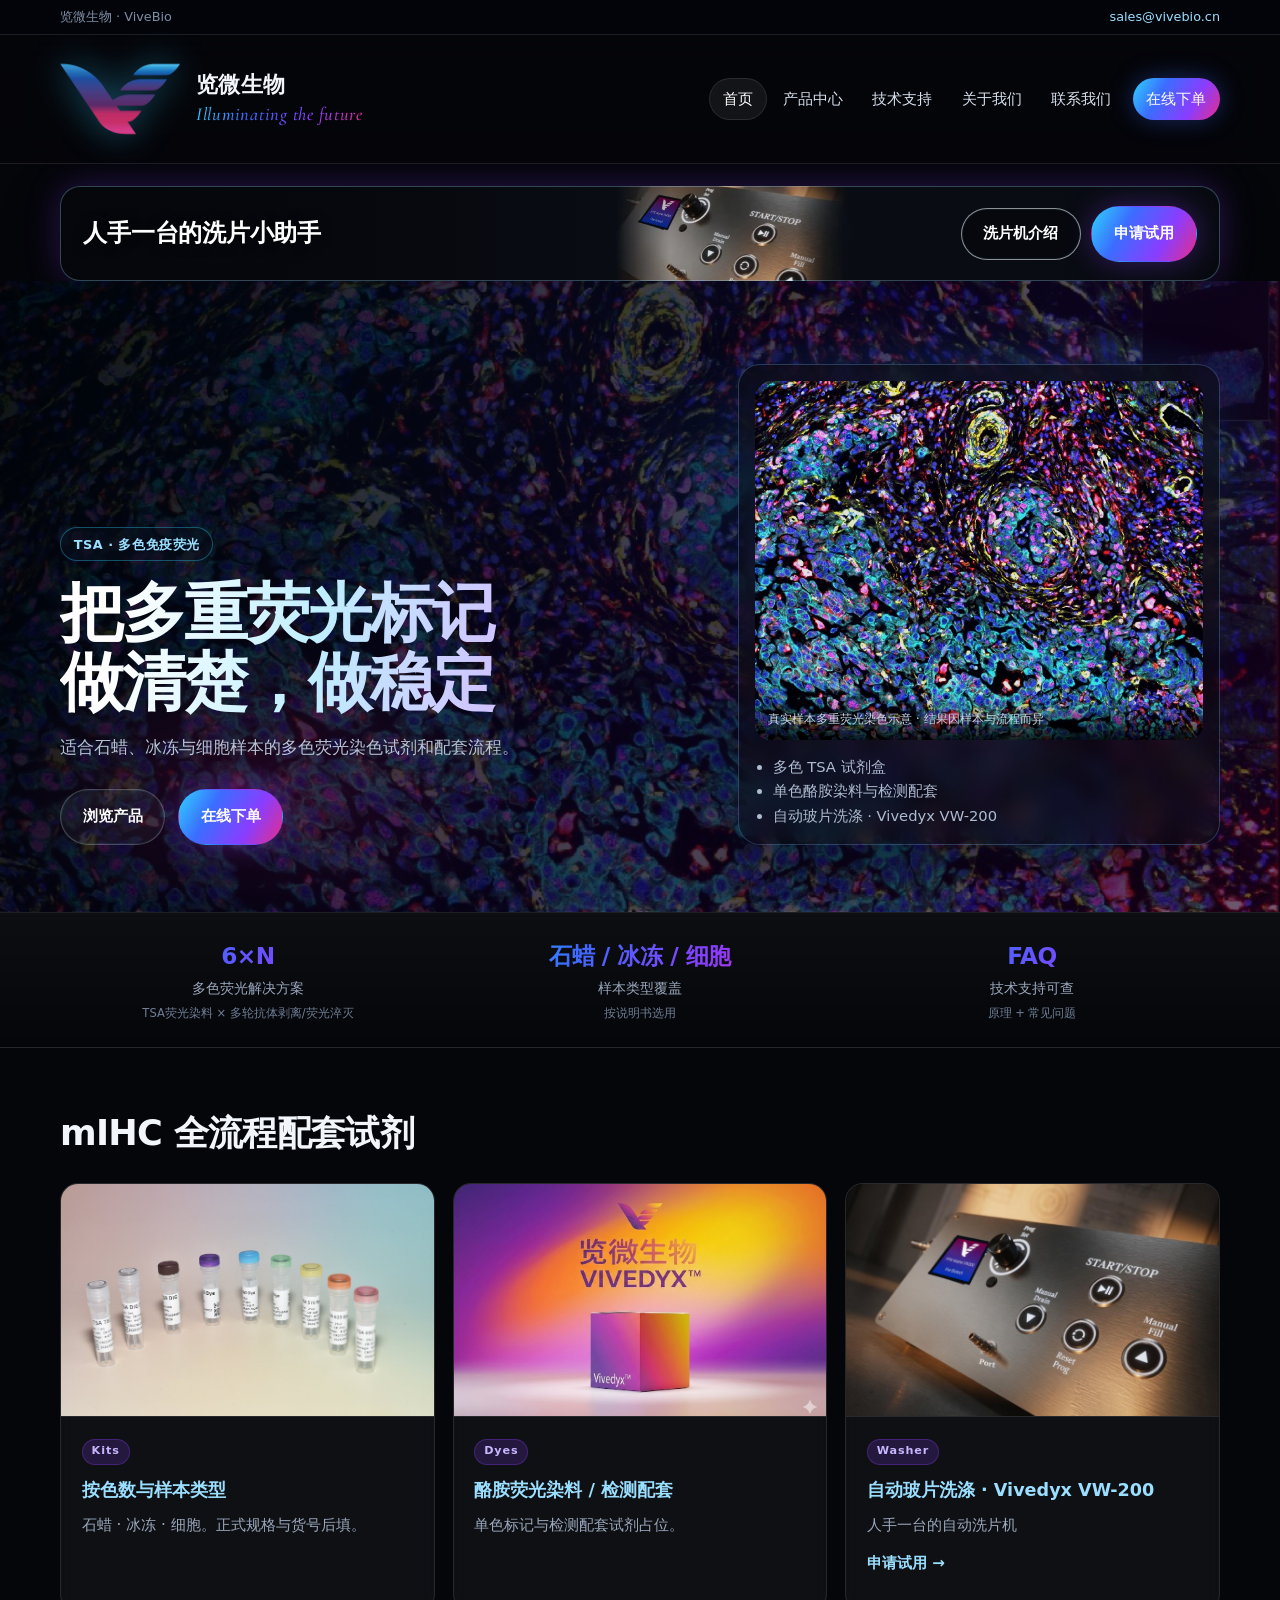
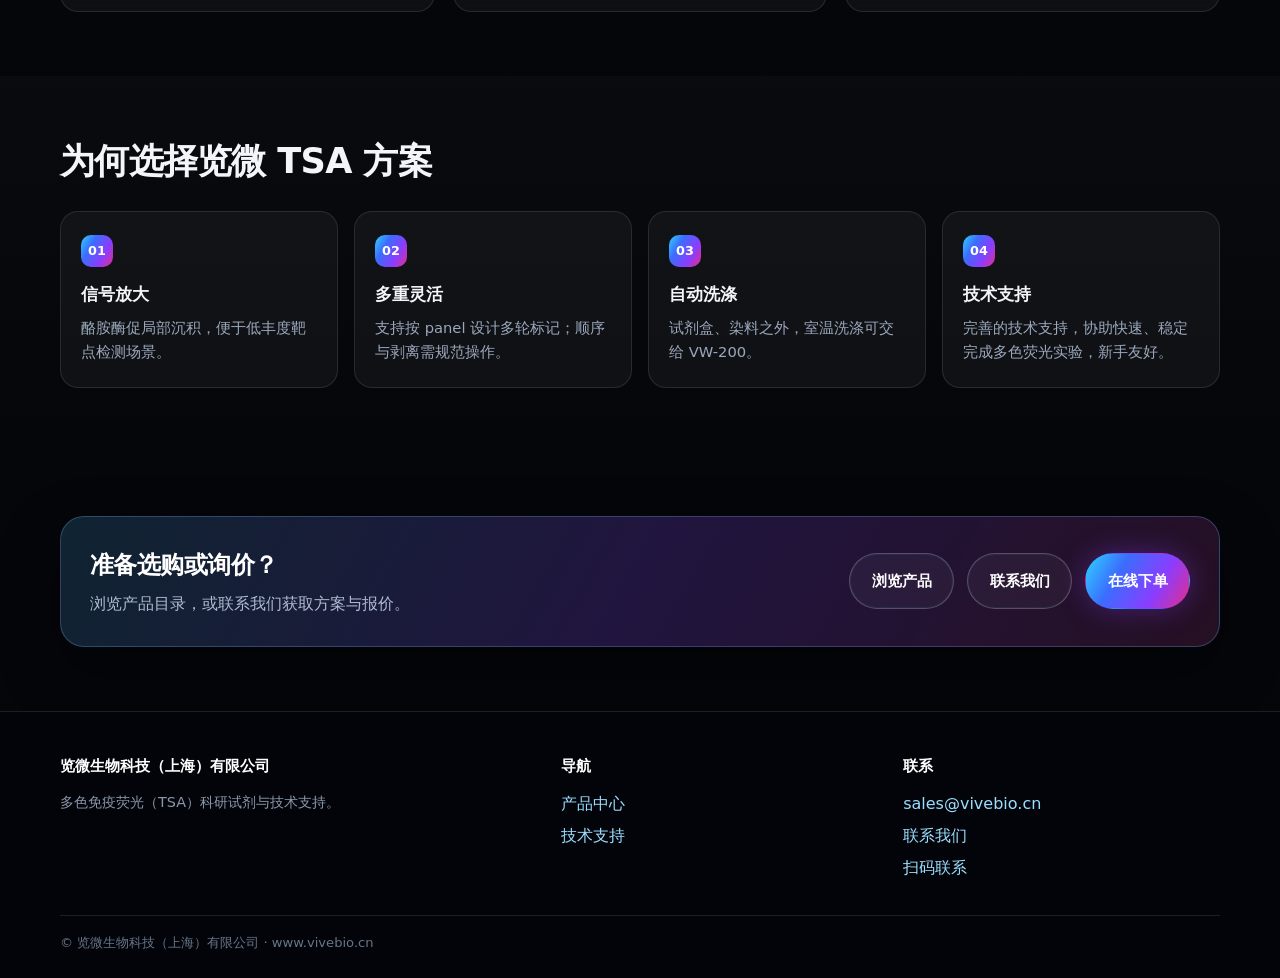
<file: index.html>
<!DOCTYPE html>
<html lang="zh-CN">
<head>
  <meta charset="utf-8" />
  <meta name="viewport" content="width=device-width, initial-scale=1" />
  <title>首页 | 览微生物 ViveBio</title>
  <meta name="description" content="览微生物科技（上海）有限公司 — 多色免疫荧光（TSA）科研试剂与配套。" />
  <link rel="stylesheet" href="css/site.css" />
  <link rel="icon" href="assets/logo-mark.png" />
</head>
<body>
  <div class="topbar">
    <div class="wrap">
      <span>览微生物 · ViveBio</span>
      <span><a href="mailto:sales@vivebio.cn">sales@vivebio.cn</a></span>
    </div>
  </div>
  <header class="site-header">
    <div class="wrap nav">
      <a class="logo" href="index.html" aria-label="览微生物首页">
        <img src="assets/logo-mark.png" alt="览微生物 Logo" width="120" height="120" />
        <div>
          <span class="brand-name">览微生物</span>
          <span class="slogan">Illuminating the future</span>
        </div>
      </a>
      <button class="nav-toggle" type="button" aria-expanded="false" aria-controls="primary-nav">菜单</button>
      <ul class="nav-links" id="primary-nav">
      <li><a href="index.html" class="active">首页</a></li>
      <li><a href="products.html">产品中心</a></li>
      <li><a href="support.html">技术支持</a></li>
      <li><a href="about.html">关于我们</a></li>
      <li><a href="contact.html">联系我们</a></li>
      <li><a href="http://order.vivebio.cn/" class="order-link" target="_blank" rel="noopener">在线下单</a></li>
      </ul>
    </div>
  </header>

  <main>
    <section class="trial-strip" aria-label="VW-200 免费试用">
      <div class="wrap">
        <div class="trial-banner trial-banner--photo">
          <span class="t-title">人手一台的洗片小助手</span>
          <div class="trial-banner-actions">
            <button type="button" class="btn btn-ghost" id="vw200-intro-open" aria-haspopup="dialog">洗片机介绍</button>
            <a class="btn btn-primary" href="trial.html?src=home">申请试用</a>
          </div>
        </div>
      </div>
    </section>

    <div class="video-modal" id="vw200-intro-modal" hidden aria-hidden="true">
      <div class="video-modal__backdrop" data-close></div>
      <div class="video-modal__dialog" role="dialog" aria-modal="true" aria-labelledby="vw200-intro-title">
        <div class="video-modal__head">
          <h2 id="vw200-intro-title">Vivedyx VW-200 洗片机介绍</h2>
          <button type="button" class="video-modal__close" data-close aria-label="关闭">×</button>
        </div>
        <video id="vw200-intro-video" controls playsinline preload="metadata" poster="assets/vw200-intro-poster.jpg?v=1031c" src="assets/vw200-intro.mp4?v=1031c"></video>
      </div>
    </div>

    <section class="hero">
      <div class="hero-bg" aria-hidden="true"></div>
      <div class="wrap hero-grid">
        <div>
          <div class="eyebrow">TSA · 多色免疫荧光</div>
          <h1>把多重荧光标记<br/>做清楚，做稳定</h1>
          <p class="lead">适合石蜡、冰冻与细胞样本的多色荧光染色试剂和配套流程。</p>
          <div class="cta-row">
            <a class="btn btn-ghost" href="products.html">浏览产品</a>
            <a class="btn btn-primary" href="http://order.vivebio.cn/" target="_blank" rel="noopener">在线下单</a>
          </div>
        </div>
        <div class="hero-panel">
          <div class="ph">
            <img src="assets/hero-mif.jpg" alt="真实样本多重荧光染色示意 · 结果因样本与流程而异" />
            <div class="cap">真实样本多重荧光染色示意 · 结果因样本与流程而异</div>
          </div>
          <ul>
            <li>多色 TSA 试剂盒</li>
            <li>单色酪胺染料与检测配套</li>
            <li>自动玻片洗涤 · Vivedyx VW-200</li>
          </ul>
        </div>
      </div>
    </section>

    <section class="stats">
      <div class="wrap stats-grid">
        <div class="stat"><strong>6×N</strong><span>多色荧光解决方案</span><span class="hint">TSA荧光染料 × 多轮抗体剥离/荧光淬灭</span></div>
        <div class="stat"><strong>石蜡 / 冰冻 / 细胞</strong><span>样本类型覆盖</span><span class="hint">按说明书选用</span></div>
        <div class="stat"><strong>FAQ</strong><span>技术支持可查</span><span class="hint">原理 + 常见问题</span></div>
      </div>
    </section>

    <section>
      <div class="wrap">
        <div class="section-head">
          <h2>mIHC 全流程配套试剂</h2>
                  </div>
        <div class="grid-3">
          <a class="card product-card" href="products.html#kits">
            <div class="visual has-photo"><img src="assets/product-kits.jpg" alt="多色 TSA 试剂盒实拍" /></div>
            <div class="body">
              <span class="tag">Kits</span>
              <h3>按色数与样本类型</h3>
              <p>石蜡 · 冰冻 · 细胞。正式规格与货号后填。</p>
            </div>
          </a>
          <a class="card product-card" href="products.html#dyes">
            <div class="visual has-photo"><img src="assets/product-dyes.jpg" alt="单色染料与配套包装示意" /></div>
            <div class="body">
              <span class="tag">Dyes</span>
              <h3>酪胺荧光染料 / 检测配套</h3>
              <p>单色标记与检测配套试剂占位。</p>
            </div>
          </a>
          <a class="card product-card" href="trial.html?src=home">
            <div class="visual has-photo">
              <img src="assets/product-vw200.jpg?v=1031c" alt="Vivedyx VW-200 自动玻片洗涤仪面板" width="1600" height="1000" loading="lazy" />
            </div>
            <div class="body">
              <span class="tag">Washer</span>
              <h3>自动玻片洗涤 · Vivedyx VW-200</h3>
              <p>人手一台的自动洗片机</p>
              <p class="card-cta">申请试用 →</p>
            </div>
          </a>
        </div>
      </div>
    </section>

    <section class="band">
      <div class="wrap">
        <div class="section-head">
          <h2>为何选择览微 TSA 方案</h2>
        </div>
        <div class="grid-4">
          <div class="value-card"><div class="num">01</div><h3>信号放大</h3><p>酪胺酶促局部沉积，便于低丰度靶点检测场景。</p></div>
          <div class="value-card"><div class="num">02</div><h3>多重灵活</h3><p>支持按 panel 设计多轮标记；顺序与剥离需规范操作。</p></div>
          <div class="value-card"><div class="num">03</div><h3>自动洗涤</h3><p>试剂盒、染料之外，室温洗涤可交给 VW-200。</p></div>
          <div class="value-card"><div class="num">04</div><h3>技术支持</h3><p>完善的技术支持，协助快速、稳定完成多色荧光实验，新手友好。</p></div>
        </div>
      </div>
    </section>

    <section>
      <div class="wrap">
        <div class="cta-banner">
          <div>
            <h2>准备选购或询价？</h2>
            <p>浏览产品目录，或联系我们获取方案与报价。</p>
          </div>
          <div class="cta-row">
            <a class="btn btn-ghost" href="products.html">浏览产品</a>
            <a class="btn btn-ghost" href="contact.html">联系我们</a>
            <a class="btn btn-primary" href="http://order.vivebio.cn/" target="_blank" rel="noopener">在线下单</a>
          </div>
        </div>
      </div>
    </section>
  </main>

  <footer class="footer">
    <div class="wrap footer-grid">
      <div>
        <h4>览微生物科技（上海）有限公司</h4>
        <p style="margin:0;font-size:0.9rem">多色免疫荧光（TSA）科研试剂与技术支持。</p>
      </div>
      <div>
        <h4>导航</h4>
        <ul>
          <li><a href="products.html">产品中心</a></li>
          <li><a href="support.html">技术支持</a></li>
        </ul>
      </div>
      <div>
        <h4>联系</h4>
        <ul>
          <li><a href="mailto:sales@vivebio.cn">sales@vivebio.cn</a></li>
          <li><a href="contact.html">联系我们</a></li>
          <li><a href="contact.html#scan">扫码联系</a></li>
        </ul>
      </div>
    </div>
    <div class="wrap copy">© 览微生物科技（上海）有限公司 · www.vivebio.cn</div>
  </footer>
  <script src="js/nav.js"></script>
  <script src="js/video-modal.js"></script>
</body>
</html>
</file>
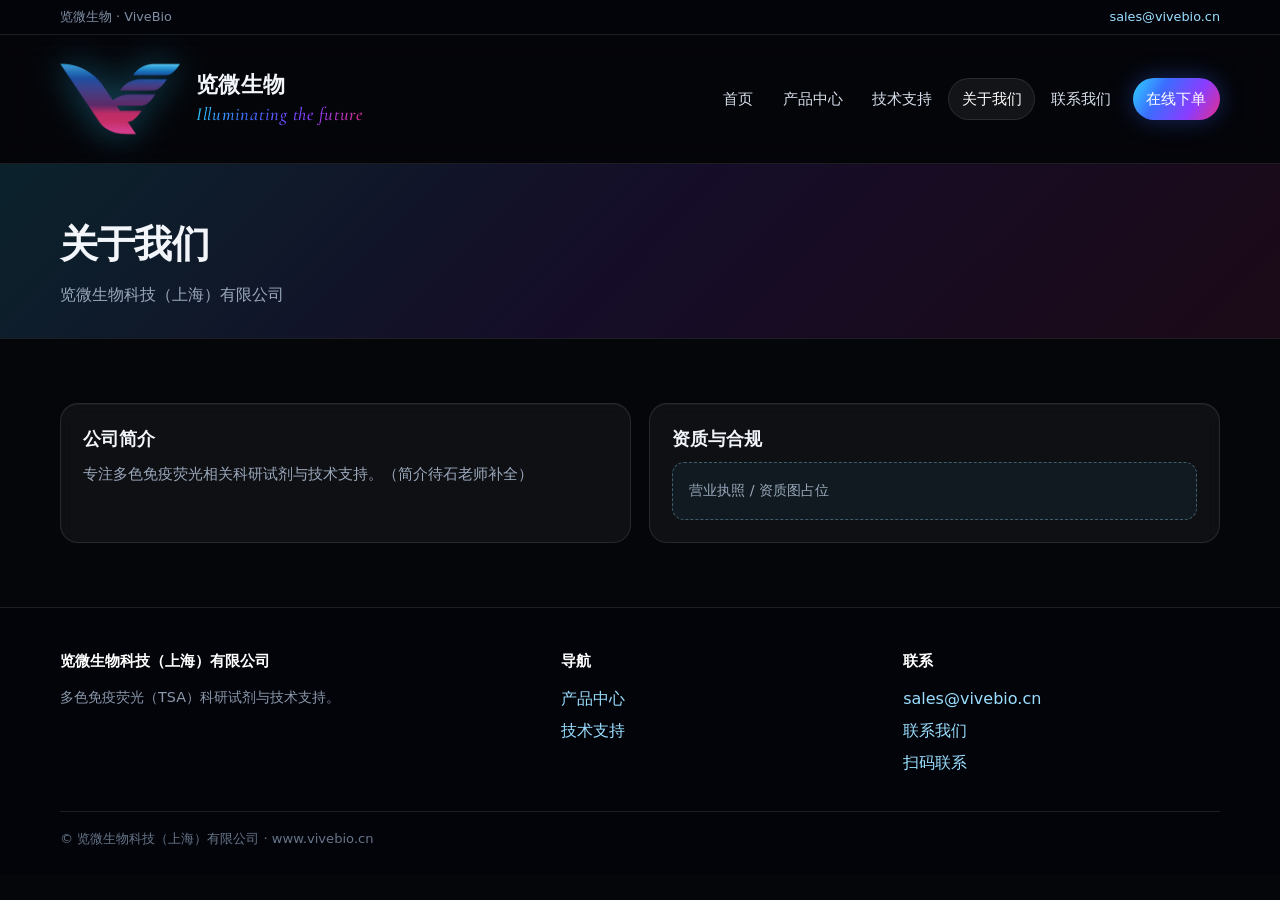
<file: about.html>
<!DOCTYPE html>
<html lang="zh-CN">
<head>
  <meta charset="utf-8" />
  <meta name="viewport" content="width=device-width, initial-scale=1" />
  <title>关于我们 | 览微生物 ViveBio</title>
  <meta name="description" content="览微生物科技（上海）有限公司 — 多色免疫荧光（TSA）科研试剂与配套。" />
  <link rel="stylesheet" href="css/site.css" />
  <link rel="icon" href="assets/logo-mark.png" />
</head>
<body>
  <div class="topbar">
    <div class="wrap">
      <span>览微生物 · ViveBio</span>
      <span><a href="mailto:sales@vivebio.cn">sales@vivebio.cn</a></span>
    </div>
  </div>
  <header class="site-header">
    <div class="wrap nav">
      <a class="logo" href="index.html" aria-label="览微生物首页">
        <img src="assets/logo-mark.png" alt="览微生物 Logo" width="120" height="120" />
        <div>
          <span class="brand-name">览微生物</span>
          <span class="slogan">Illuminating the future</span>
        </div>
      </a>
      <button class="nav-toggle" type="button" aria-expanded="false" aria-controls="primary-nav">菜单</button>
      <ul class="nav-links" id="primary-nav">
      <li><a href="index.html">首页</a></li>
      <li><a href="products.html">产品中心</a></li>
      <li><a href="support.html">技术支持</a></li>
      <li><a href="about.html" class="active">关于我们</a></li>
      <li><a href="contact.html">联系我们</a></li>
      <li><a href="http://order.vivebio.cn/" class="order-link" target="_blank" rel="noopener">在线下单</a></li>
      </ul>
    </div>
  </header>

  <main>
    <div class="page-hero"><div class="wrap">
      <h1>关于我们</h1>
      <p>览微生物科技（上海）有限公司</p>
    </div></div>
    <section><div class="wrap grid-2">
      <div class="card"><h3>公司简介</h3><p>专注多色免疫荧光相关科研试剂与技术支持。（简介待石老师补全）</p></div>
      <div class="card"><h3>资质与合规</h3><div class="placeholder">营业执照 / 资质图占位</div></div>
    </div></section>
  </main>

  <footer class="footer">
    <div class="wrap footer-grid">
      <div>
        <h4>览微生物科技（上海）有限公司</h4>
        <p style="margin:0;font-size:0.9rem">多色免疫荧光（TSA）科研试剂与技术支持。</p>
      </div>
      <div>
        <h4>导航</h4>
        <ul>
          <li><a href="products.html">产品中心</a></li>
          <li><a href="support.html">技术支持</a></li>
        </ul>
      </div>
      <div>
        <h4>联系</h4>
        <ul>
          <li><a href="mailto:sales@vivebio.cn">sales@vivebio.cn</a></li>
          <li><a href="contact.html">联系我们</a></li>
          <li><a href="contact.html#scan">扫码联系</a></li>
        </ul>
      </div>
    </div>
    <div class="wrap copy">© 览微生物科技（上海）有限公司 · www.vivebio.cn</div>
  </footer>
  <script src="js/nav.js"></script>
</body>
</html>
</file>
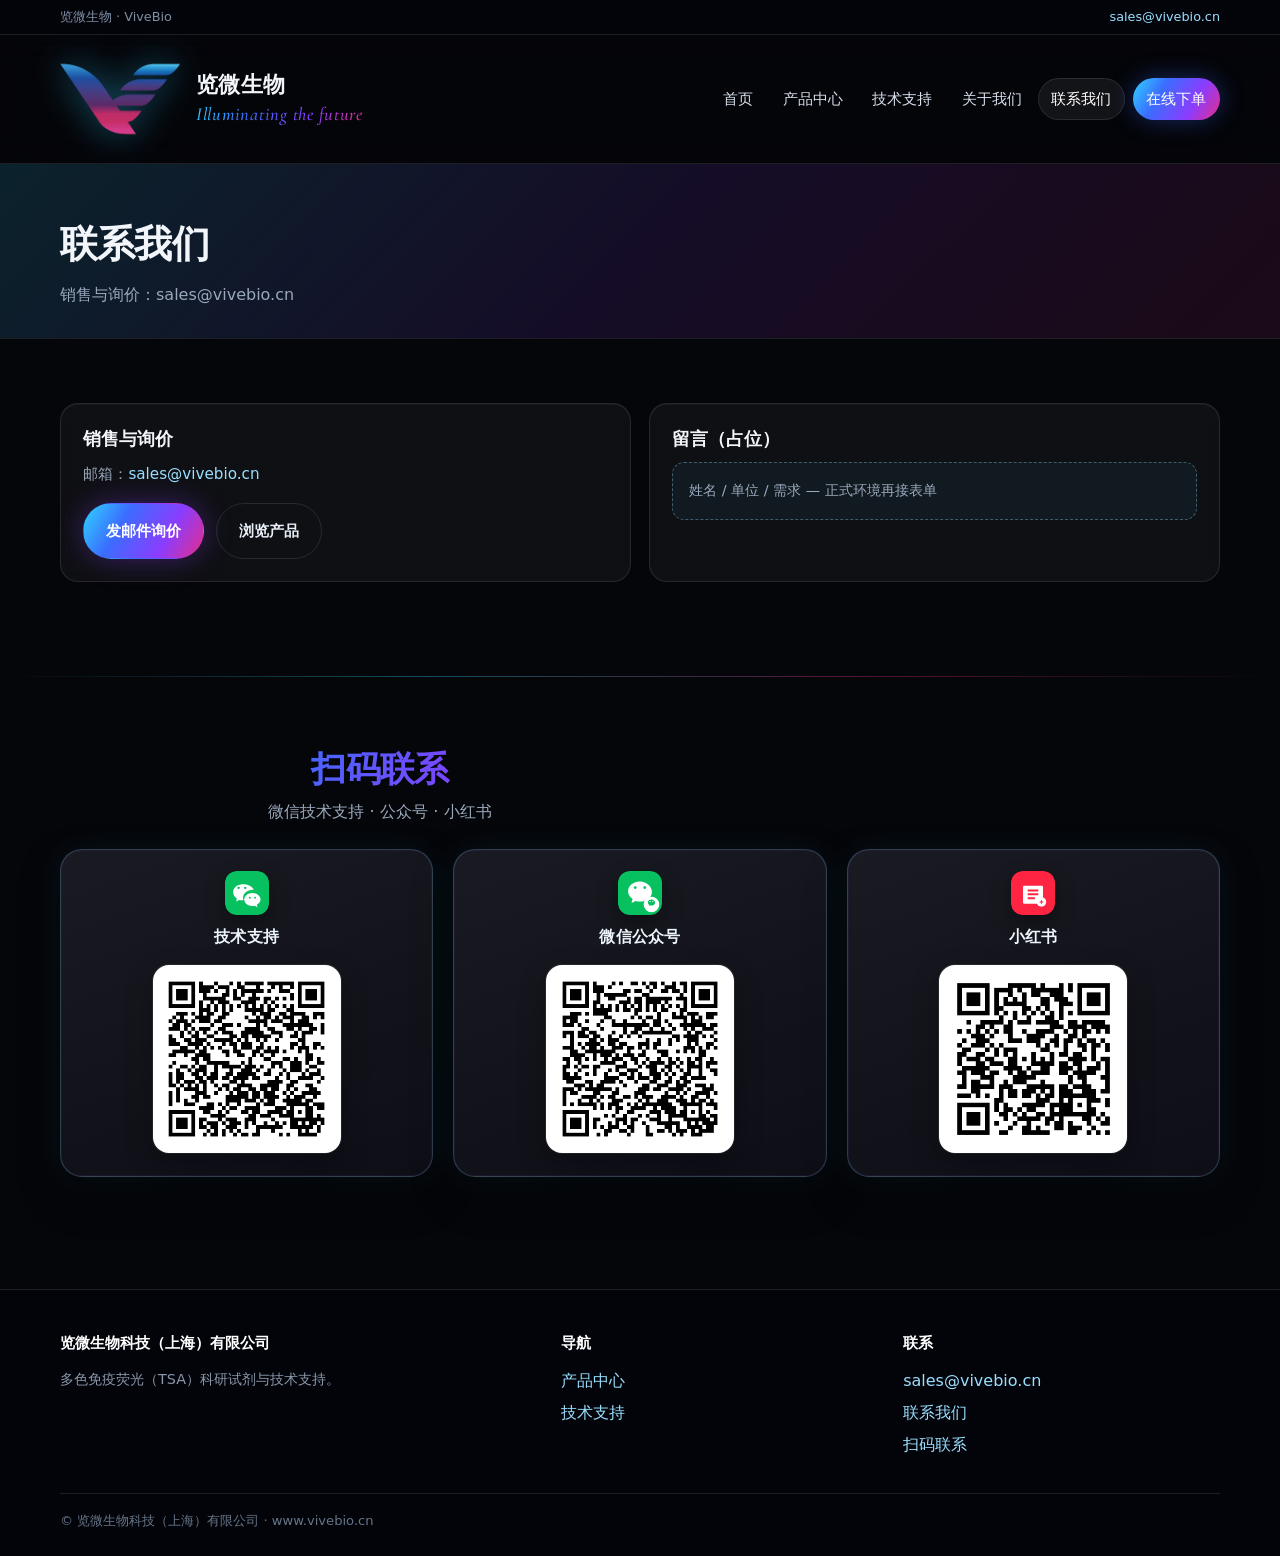
<file: contact.html>
<!DOCTYPE html>
<html lang="zh-CN">
<head>
  <meta charset="utf-8" />
  <meta name="viewport" content="width=device-width, initial-scale=1" />
  <title>联系我们 | 览微生物 ViveBio</title>
  <meta name="description" content="览微生物科技（上海）有限公司 — 多色免疫荧光（TSA）科研试剂与配套。" />
  <link rel="stylesheet" href="css/site.css" />
  <link rel="icon" href="assets/logo-mark.png" />
</head>
<body>
  <div class="topbar">
    <div class="wrap">
      <span>览微生物 · ViveBio</span>
      <span><a href="mailto:sales@vivebio.cn">sales@vivebio.cn</a></span>
    </div>
  </div>
  <header class="site-header">
    <div class="wrap nav">
      <a class="logo" href="index.html" aria-label="览微生物首页">
        <img src="assets/logo-mark.png" alt="览微生物 Logo" width="120" height="120" />
        <div>
          <span class="brand-name">览微生物</span>
          <span class="slogan">Illuminating the future</span>
        </div>
      </a>
      <button class="nav-toggle" type="button" aria-expanded="false" aria-controls="primary-nav">菜单</button>
      <ul class="nav-links" id="primary-nav">
      <li><a href="index.html">首页</a></li>
      <li><a href="products.html">产品中心</a></li>
      <li><a href="support.html">技术支持</a></li>
      <li><a href="about.html">关于我们</a></li>
      <li><a href="contact.html" class="active">联系我们</a></li>
      <li><a href="http://order.vivebio.cn/" class="order-link" target="_blank" rel="noopener">在线下单</a></li>
      </ul>
    </div>
  </header>

  <main>
    <div class="page-hero"><div class="wrap">
      <h1>联系我们</h1>
      <p>销售与询价：sales@vivebio.cn</p>
    </div></div>
    <section><div class="wrap grid-2">
      <div class="card">
        <h3>销售与询价</h3>
        <p>邮箱：<a href="mailto:sales@vivebio.cn">sales@vivebio.cn</a></p>
        <div class="cta-row" style="margin-top:1rem">
          <a class="btn btn-primary" href="mailto:sales@vivebio.cn">发邮件询价</a>
          <a class="btn btn-outline" href="products.html">浏览产品</a>
        </div>
      </div>
      <div class="card"><h3>留言（占位）</h3><div class="placeholder">姓名 / 单位 / 需求 — 正式环境再接表单</div></div>
    </div></section>
    <section class="qr-section" id="scan">
      <div class="wrap">
        <div class="section-head">
          <h2>扫码联系</h2>
          <p>微信技术支持 · 公众号 · 小红书</p>
        </div>
        <div class="qr-grid">
          <article class="qr-card">
            <div class="qr-brand">
              <img class="qr-logo" src="assets/icon-wechat.svg" alt="" width="44" height="44" />
              <h3>技术支持</h3>
            </div>
            <div class="qr-frame">
              <img src="assets/qr-support.jpg" alt="技术支持二维码" width="180" height="180" />
            </div>
          </article>
          <article class="qr-card">
            <div class="qr-brand">
              <img class="qr-logo" src="assets/icon-mp.svg" alt="" width="44" height="44" />
              <h3>微信公众号</h3>
            </div>
            <div class="qr-frame">
              <img src="assets/qr-wechat.jpg" alt="微信公众号二维码" width="180" height="180" />
            </div>
          </article>
          <article class="qr-card">
            <div class="qr-brand">
              <img class="qr-logo" src="assets/icon-xhs.svg" alt="" width="44" height="44" />
              <h3>小红书</h3>
            </div>
            <div class="qr-frame">
              <img src="assets/qr-xhs.jpg" alt="小红书二维码" width="180" height="180" />
            </div>
          </article>
        </div>
      </div>
    </section>
  </main>

  <footer class="footer">
    <div class="wrap footer-grid">
      <div>
        <h4>览微生物科技（上海）有限公司</h4>
        <p style="margin:0;font-size:0.9rem">多色免疫荧光（TSA）科研试剂与技术支持。</p>
      </div>
      <div>
        <h4>导航</h4>
        <ul>
          <li><a href="products.html">产品中心</a></li>
          <li><a href="support.html">技术支持</a></li>
        </ul>
      </div>
      <div>
        <h4>联系</h4>
        <ul>
          <li><a href="mailto:sales@vivebio.cn">sales@vivebio.cn</a></li>
          <li><a href="contact.html">联系我们</a></li>
          <li><a href="contact.html#scan">扫码联系</a></li>
        </ul>
      </div>
    </div>
    <div class="wrap copy">© 览微生物科技（上海）有限公司 · www.vivebio.cn</div>
  </footer>
  <script src="js/nav.js"></script>
</body>
</html>
</file>
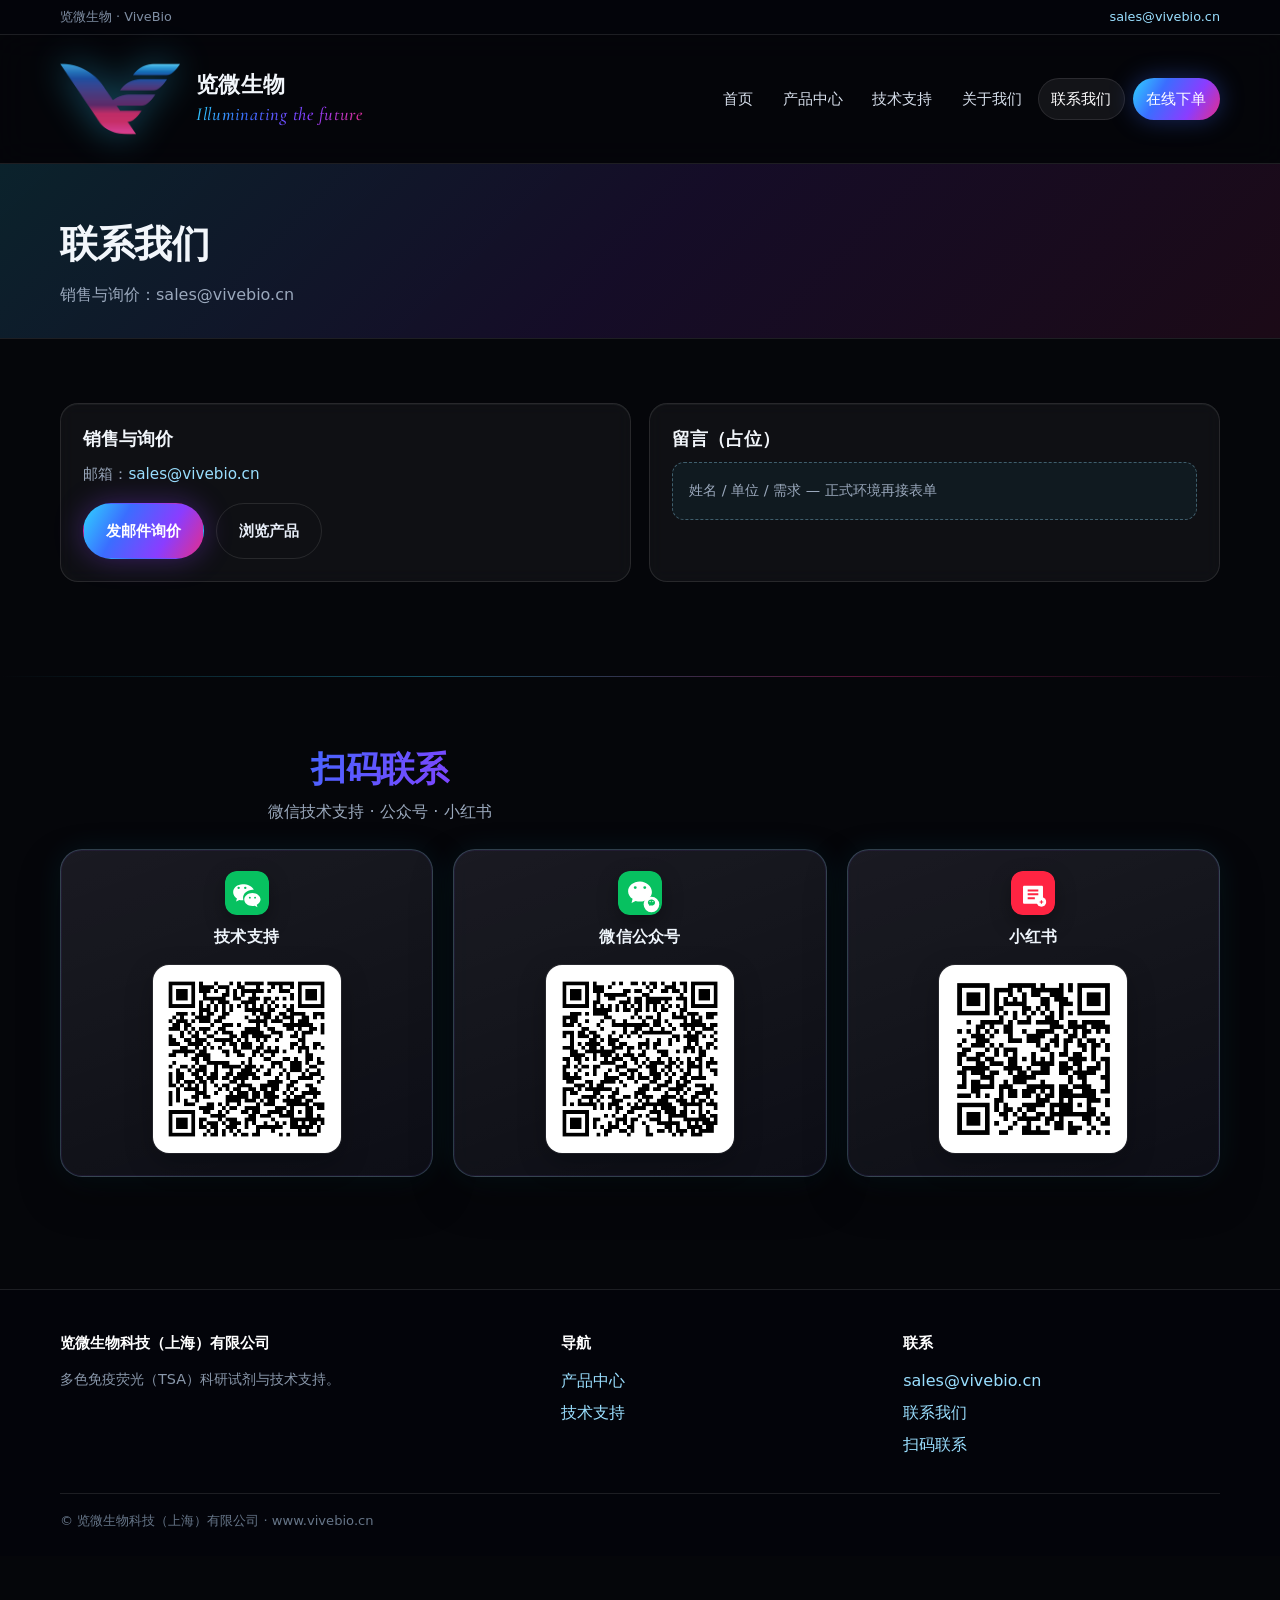
<file: order.html>
<!DOCTYPE html>
<html lang="zh-CN">
<head>
  <meta charset="utf-8" />
  <meta name="viewport" content="width=device-width, initial-scale=1" />
  <title>询价联系 | 览微生物 ViveBio</title>
  <meta name="description" content="览微生物科技（上海）有限公司 — 多色免疫荧光（TSA）科研试剂与配套。" />
  <meta http-equiv="refresh" content="0; url=contact.html" />
  <link rel="canonical" href="contact.html" />
  <link rel="stylesheet" href="css/site.css" />
  <link rel="icon" href="assets/logo-mark.png" />
</head>
<body>
  <p class="wrap" style="padding:2rem 0">页面已调整为联系询价，正在跳转…若未跳转请 <a href="contact.html">点击这里</a>。</p>
</body>
</html>
</file>
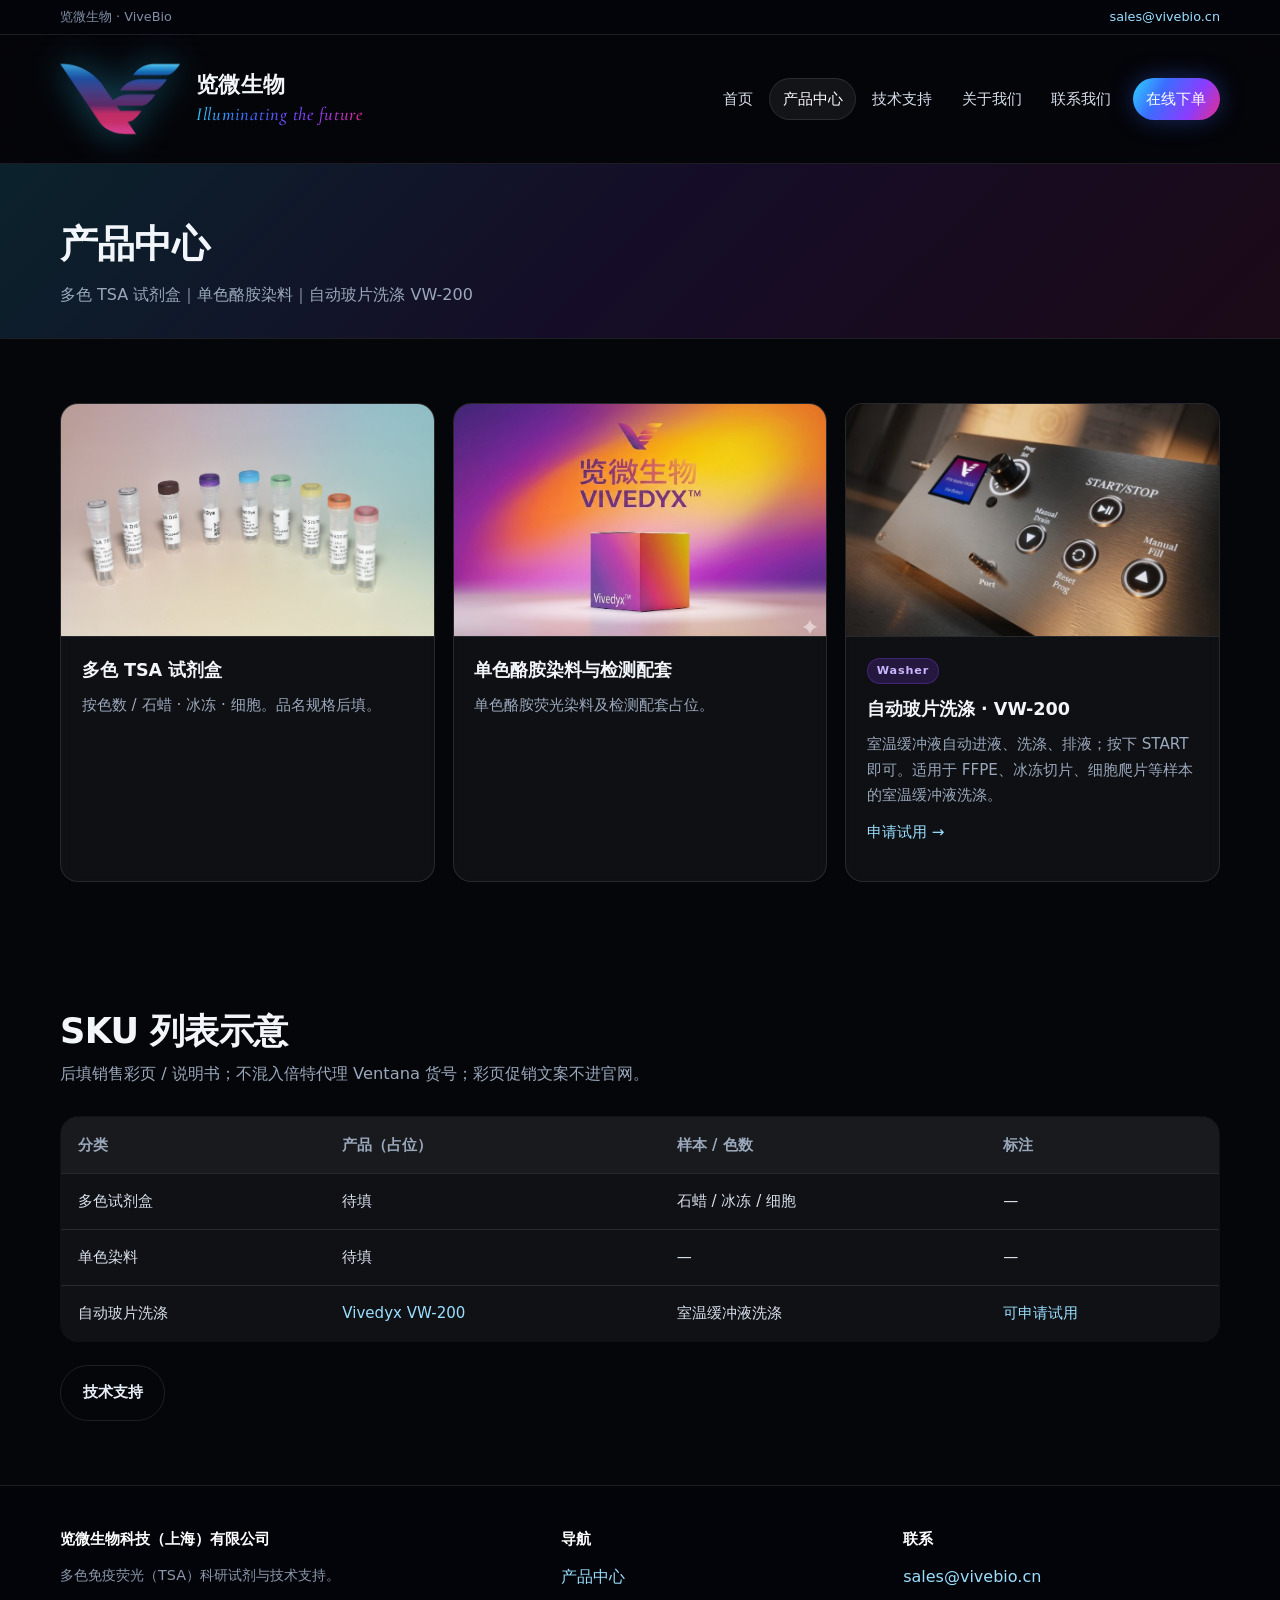
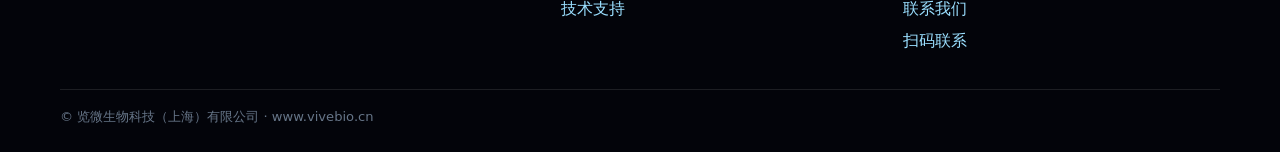
<file: products.html>
<!DOCTYPE html>
<html lang="zh-CN">
<head>
  <meta charset="utf-8" />
  <meta name="viewport" content="width=device-width, initial-scale=1" />
  <title>产品中心 | 览微生物 ViveBio</title>
  <meta name="description" content="览微生物科技（上海）有限公司 — 多色免疫荧光（TSA）科研试剂与配套。" />
  <link rel="stylesheet" href="css/site.css" />
  <link rel="icon" href="assets/logo-mark.png" />
</head>
<body>
  <div class="topbar">
    <div class="wrap">
      <span>览微生物 · ViveBio</span>
      <span><a href="mailto:sales@vivebio.cn">sales@vivebio.cn</a></span>
    </div>
  </div>
  <header class="site-header">
    <div class="wrap nav">
      <a class="logo" href="index.html" aria-label="览微生物首页">
        <img src="assets/logo-mark.png" alt="览微生物 Logo" width="120" height="120" />
        <div>
          <span class="brand-name">览微生物</span>
          <span class="slogan">Illuminating the future</span>
        </div>
      </a>
      <button class="nav-toggle" type="button" aria-expanded="false" aria-controls="primary-nav">菜单</button>
      <ul class="nav-links" id="primary-nav">
      <li><a href="index.html">首页</a></li>
      <li><a href="products.html" class="active">产品中心</a></li>
      <li><a href="support.html">技术支持</a></li>
      <li><a href="about.html">关于我们</a></li>
      <li><a href="contact.html">联系我们</a></li>
      <li><a href="http://order.vivebio.cn/" class="order-link" target="_blank" rel="noopener">在线下单</a></li>
      </ul>
    </div>
  </header>

  <main>
    <div class="page-hero"><div class="wrap">
      <h1>产品中心</h1>
      <p>多色 TSA 试剂盒｜单色酪胺染料｜自动玻片洗涤 VW-200</p>
    </div></div>
    <section><div class="wrap grid-3">
      <div class="card product-card" id="kits"><div class="visual has-photo"><img src="assets/product-kits.jpg" alt="多色 TSA 试剂盒实拍" /></div><div class="body"><h3>多色 TSA 试剂盒</h3><p>按色数 / 石蜡 · 冰冻 · 细胞。品名规格后填。</p></div></div>
      <div class="card product-card" id="dyes"><div class="visual has-photo"><img src="assets/product-dyes.jpg" alt="单色染料与配套包装示意" /></div><div class="body"><h3>单色酪胺染料与检测配套</h3><p>单色酪胺荧光染料及检测配套占位。</p></div></div>
      <div class="card product-card" id="workflow"><div class="visual has-photo"><img src="assets/product-vw200.jpg?v=1031c" alt="Vivedyx VW-200 自动玻片洗涤仪面板" width="1600" height="1000" loading="lazy" /></div><div class="body"><span class="tag">Washer</span><h3>自动玻片洗涤 · VW-200</h3><p>室温缓冲液自动进液、洗涤、排液；按下 START 即可。适用于 FFPE、冰冻切片、细胞爬片等样本的室温缓冲液洗涤。</p><p><a href="trial.html?src=products">申请试用 →</a></p></div></div>
    </div></section>
    <section><div class="wrap">
      <div class="section-head"><h2>SKU 列表示意</h2><p>后填销售彩页 / 说明书；不混入倍特代理 Ventana 货号；彩页促销文案不进官网。</p></div>
      <table class="table-like">
        <thead><tr><th>分类</th><th>产品（占位）</th><th>样本 / 色数</th><th>标注</th></tr></thead>
        <tbody>
          <tr><td>多色试剂盒</td><td>待填</td><td>石蜡 / 冰冻 / 细胞</td><td>—</td></tr>
          <tr><td>单色染料</td><td>待填</td><td>—</td><td>—</td></tr>
          <tr><td>自动玻片洗涤</td><td><a href="trial.html?src=products">Vivedyx VW-200</a></td><td>室温缓冲液洗涤</td><td><a href="trial.html?src=products">可申请试用</a></td></tr>
        </tbody>
      </table>
      <div class="cta-row" style="margin-top:1.4rem">
        <a class="btn btn-outline" href="support.html">技术支持</a>
      </div>
    </div></section>
  </main>

  <footer class="footer">
    <div class="wrap footer-grid">
      <div>
        <h4>览微生物科技（上海）有限公司</h4>
        <p style="margin:0;font-size:0.9rem">多色免疫荧光（TSA）科研试剂与技术支持。</p>
      </div>
      <div>
        <h4>导航</h4>
        <ul>
          <li><a href="products.html">产品中心</a></li>
          <li><a href="support.html">技术支持</a></li>
        </ul>
      </div>
      <div>
        <h4>联系</h4>
        <ul>
          <li><a href="mailto:sales@vivebio.cn">sales@vivebio.cn</a></li>
          <li><a href="contact.html">联系我们</a></li>
          <li><a href="contact.html#scan">扫码联系</a></li>
        </ul>
      </div>
    </div>
    <div class="wrap copy">© 览微生物科技（上海）有限公司 · www.vivebio.cn</div>
  </footer>
  <script src="js/nav.js"></script>
</body>
</html>
</file>
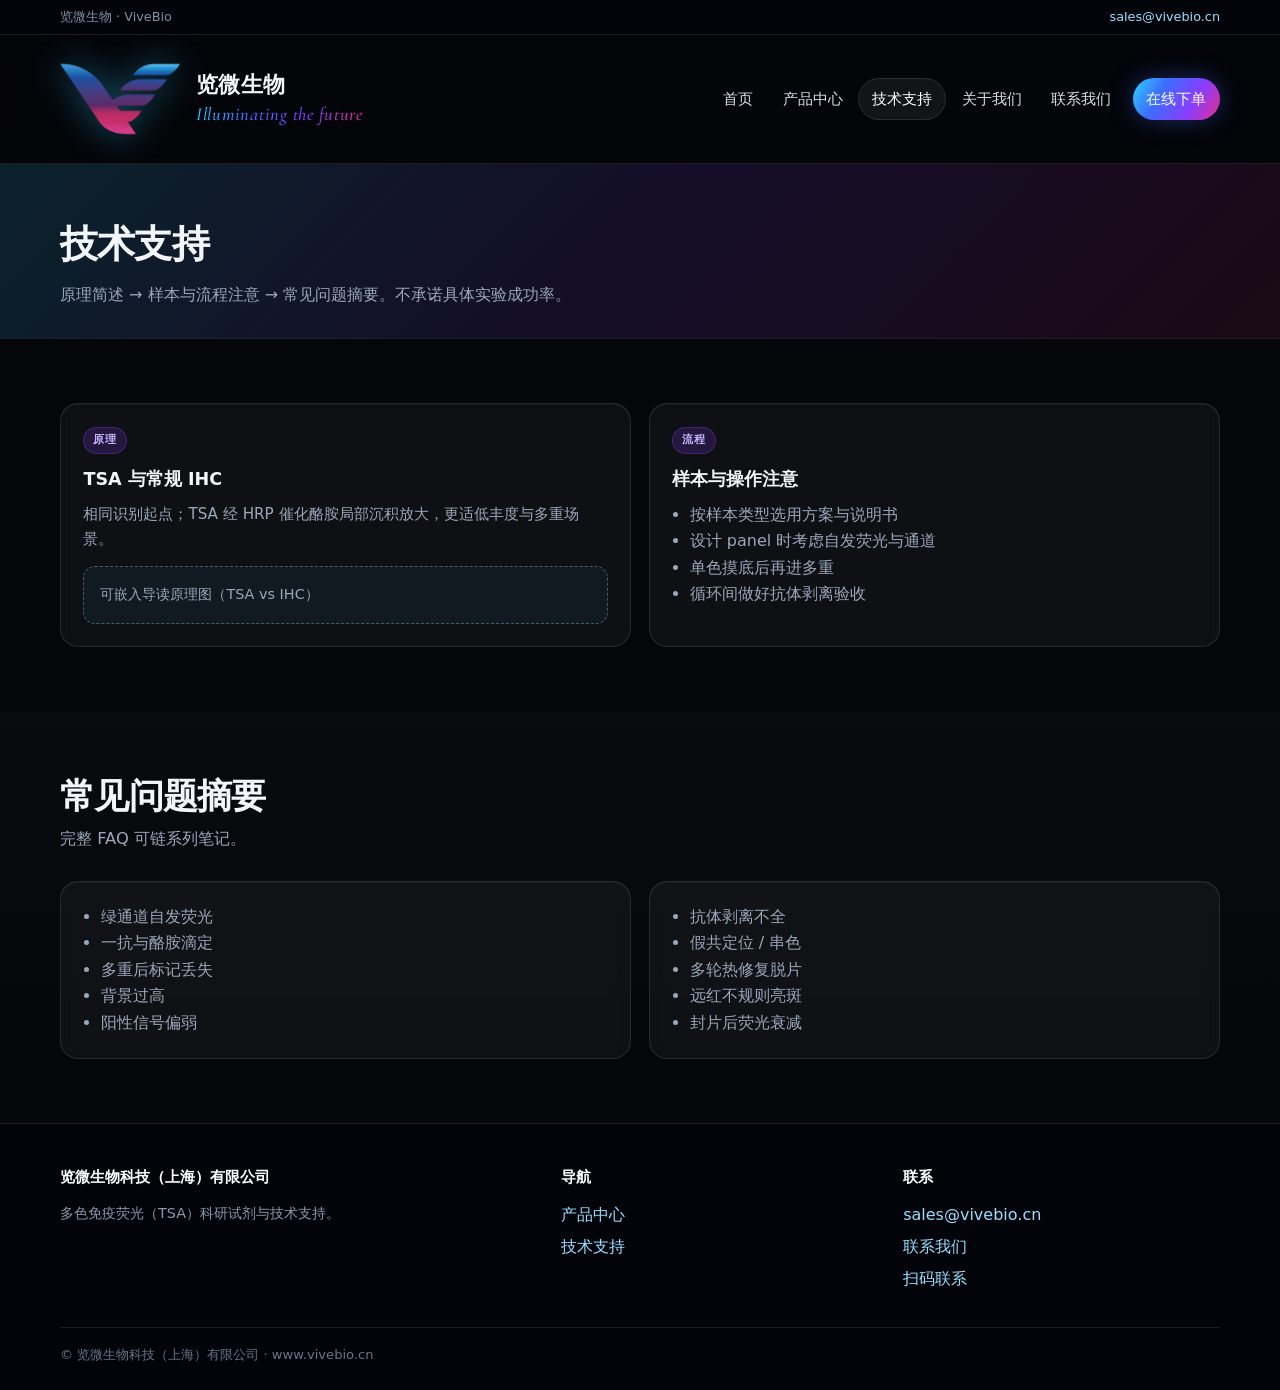
<file: support.html>
<!DOCTYPE html>
<html lang="zh-CN">
<head>
  <meta charset="utf-8" />
  <meta name="viewport" content="width=device-width, initial-scale=1" />
  <title>技术支持 | 览微生物 ViveBio</title>
  <meta name="description" content="览微生物科技（上海）有限公司 — 多色免疫荧光（TSA）科研试剂与配套。" />
  <link rel="stylesheet" href="css/site.css" />
  <link rel="icon" href="assets/logo-mark.png" />
</head>
<body>
  <div class="topbar">
    <div class="wrap">
      <span>览微生物 · ViveBio</span>
      <span><a href="mailto:sales@vivebio.cn">sales@vivebio.cn</a></span>
    </div>
  </div>
  <header class="site-header">
    <div class="wrap nav">
      <a class="logo" href="index.html" aria-label="览微生物首页">
        <img src="assets/logo-mark.png" alt="览微生物 Logo" width="120" height="120" />
        <div>
          <span class="brand-name">览微生物</span>
          <span class="slogan">Illuminating the future</span>
        </div>
      </a>
      <button class="nav-toggle" type="button" aria-expanded="false" aria-controls="primary-nav">菜单</button>
      <ul class="nav-links" id="primary-nav">
      <li><a href="index.html">首页</a></li>
      <li><a href="products.html">产品中心</a></li>
      <li><a href="support.html" class="active">技术支持</a></li>
      <li><a href="about.html">关于我们</a></li>
      <li><a href="contact.html">联系我们</a></li>
      <li><a href="http://order.vivebio.cn/" class="order-link" target="_blank" rel="noopener">在线下单</a></li>
      </ul>
    </div>
  </header>

  <main>
    <div class="page-hero"><div class="wrap">
      <h1>技术支持</h1>
      <p>原理简述 → 样本与流程注意 → 常见问题摘要。不承诺具体实验成功率。</p>
    </div></div>
    <section><div class="wrap grid-2">
      <div class="card">
        <span class="tag">原理</span>
        <h3>TSA 与常规 IHC</h3>
        <p>相同识别起点；TSA 经 HRP 催化酪胺局部沉积放大，更适低丰度与多重场景。</p>
        <div class="placeholder" style="margin-top:0.9rem">可嵌入导读原理图（TSA vs IHC）</div>
      </div>
      <div class="card">
        <span class="tag">流程</span>
        <h3>样本与操作注意</h3>
        <ul style="margin:0;padding-left:1.1rem;color:var(--muted)">
          <li>按样本类型选用方案与说明书</li>
          <li>设计 panel 时考虑自发荧光与通道</li>
          <li>单色摸底后再进多重</li>
          <li>循环间做好抗体剥离验收</li>
        </ul>
      </div>
    </div></section>
    <section class="band"><div class="wrap">
      <div class="section-head"><h2>常见问题摘要</h2><p>完整 FAQ 可链系列笔记。</p></div>
      <div class="grid-2">
        <div class="card"><ul style="margin:0;padding-left:1.1rem;color:var(--muted)"><li>绿通道自发荧光</li><li>一抗与酪胺滴定</li><li>多重后标记丢失</li><li>背景过高</li><li>阳性信号偏弱</li></ul></div>
        <div class="card"><ul style="margin:0;padding-left:1.1rem;color:var(--muted)"><li>抗体剥离不全</li><li>假共定位 / 串色</li><li>多轮热修复脱片</li><li>远红不规则亮斑</li><li>封片后荧光衰减</li></ul></div>
      </div>
    </div></section>
  </main>

  <footer class="footer">
    <div class="wrap footer-grid">
      <div>
        <h4>览微生物科技（上海）有限公司</h4>
        <p style="margin:0;font-size:0.9rem">多色免疫荧光（TSA）科研试剂与技术支持。</p>
      </div>
      <div>
        <h4>导航</h4>
        <ul>
          <li><a href="products.html">产品中心</a></li>
          <li><a href="support.html">技术支持</a></li>
        </ul>
      </div>
      <div>
        <h4>联系</h4>
        <ul>
          <li><a href="mailto:sales@vivebio.cn">sales@vivebio.cn</a></li>
          <li><a href="contact.html">联系我们</a></li>
          <li><a href="contact.html#scan">扫码联系</a></li>
        </ul>
      </div>
    </div>
    <div class="wrap copy">© 览微生物科技（上海）有限公司 · www.vivebio.cn</div>
  </footer>
  <script src="js/nav.js"></script>
</body>
</html>
</file>
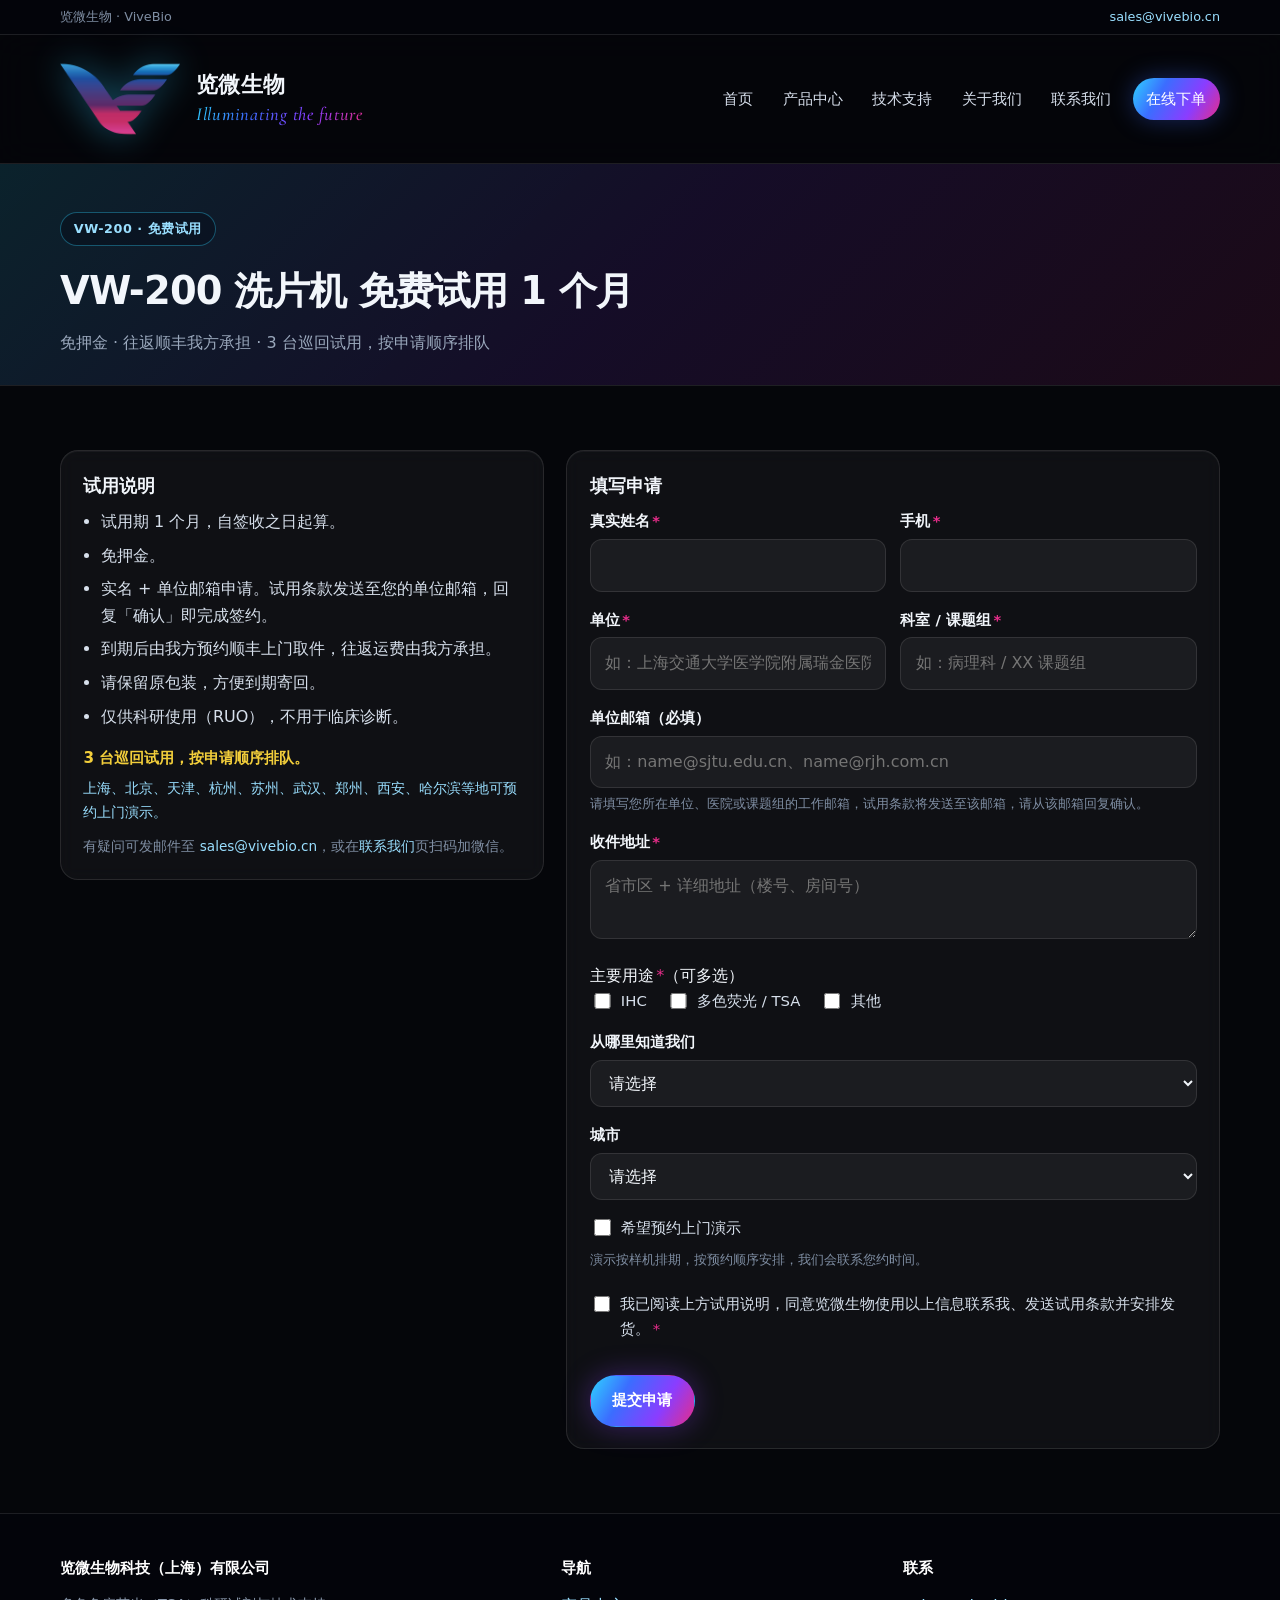
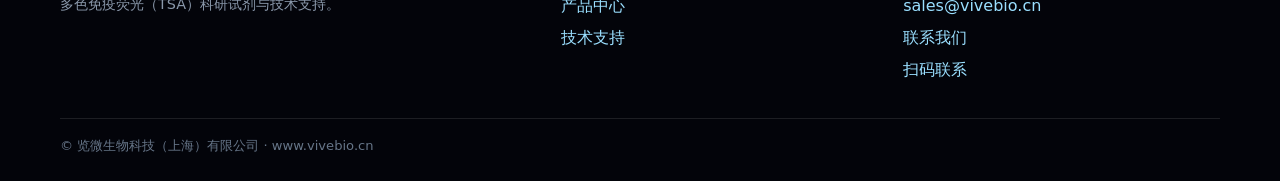
<file: trial.html>
<!DOCTYPE html>
<html lang="zh-CN">
<head>
  <meta charset="utf-8" />
  <meta name="viewport" content="width=device-width, initial-scale=1" />
  <title>VW-200 免费试用申请 | 览微生物 ViveBio</title>
  <meta name="description" content="览微生物 VW-200 FFPE 洗片机免费试用 1 个月：免押金，往返顺丰由我方承担。" />
  <link rel="stylesheet" href="css/site.css" />
  <link rel="icon" href="assets/logo-mark.png" />
</head>
<body>
  <div class="topbar">
    <div class="wrap">
      <span>览微生物 · ViveBio</span>
      <span><a href="mailto:sales@vivebio.cn">sales@vivebio.cn</a></span>
    </div>
  </div>
  <header class="site-header">
    <div class="wrap nav">
      <a class="logo" href="index.html" aria-label="览微生物首页">
        <img src="assets/logo-mark.png" alt="览微生物 Logo" width="120" height="120" />
        <div>
          <span class="brand-name">览微生物</span>
          <span class="slogan">Illuminating the future</span>
        </div>
      </a>
      <button class="nav-toggle" type="button" aria-expanded="false" aria-controls="primary-nav">菜单</button>
      <ul class="nav-links" id="primary-nav">
      <li><a href="index.html">首页</a></li>
      <li><a href="products.html">产品中心</a></li>
      <li><a href="support.html">技术支持</a></li>
      <li><a href="about.html">关于我们</a></li>
      <li><a href="contact.html">联系我们</a></li>
      <li><a href="http://order.vivebio.cn/" class="order-link" target="_blank" rel="noopener">在线下单</a></li>
      </ul>
    </div>
  </header>

  <main>
    <div class="page-hero"><div class="wrap">
      <div class="eyebrow">VW-200 · 免费试用</div>
      <h1 style="margin-top:0.8rem">VW-200 洗片机 免费试用 1 个月</h1>
      <p>免押金 · 往返顺丰我方承担 · 3 台巡回试用，按申请顺序排队</p>
    </div></div>

    <section><div class="wrap trial-layout">
      <div class="card trial-terms">
        <h3>试用说明</h3>
        <ul>
          <li>试用期 1 个月，自签收之日起算。</li>
          <li>免押金。</li>
          <li>实名 + 单位邮箱申请。试用条款发送至您的单位邮箱，回复「确认」即完成签约。</li>
          <li>到期后由我方预约顺丰上门取件，往返运费由我方承担。</li>
          <li>请保留原包装，方便到期寄回。</li>
          <li>仅供科研使用（RUO），不用于临床诊断。</li>
        </ul>
        <p class="quota">3 台巡回试用，按申请顺序排队。</p>
        <p class="demo-line">上海、北京、天津、杭州、苏州、武汉、郑州、西安、哈尔滨等地可预约上门演示。</p>
        <p class="hint" style="color:#7f8ea3;font-size:0.85rem;margin:0.6rem 0 0">有疑问可发邮件至 <a href="mailto:sales@vivebio.cn">sales@vivebio.cn</a>，或在<a href="contact.html#scan">联系我们</a>页扫码加微信。</p>
      </div>

      <form class="card trial-form" id="trial-form" novalidate>
        <h3>填写申请</h3>
        <div class="row-2">
          <div class="field" data-f="name"><label class="lbl" for="t-name">真实姓名<span class="req">*</span></label>
            <input type="text" id="t-name" name="name" autocomplete="name" maxlength="40" required />
            <div class="err">请填写真实姓名</div></div>
          <div class="field" data-f="phone"><label class="lbl" for="t-phone">手机<span class="req">*</span></label>
            <input type="tel" id="t-phone" name="phone" autocomplete="tel" maxlength="20" required />
            <div class="err">请填写正确的手机号</div></div>
        </div>
        <div class="row-2">
          <div class="field" data-f="org"><label class="lbl" for="t-org">单位<span class="req">*</span></label>
            <input type="text" id="t-org" name="org" autocomplete="organization" maxlength="100" placeholder="如：上海交通大学医学院附属瑞金医院" required />
            <div class="err">请填写单位</div></div>
          <div class="field" data-f="dept"><label class="lbl" for="t-dept">科室 / 课题组<span class="req">*</span></label>
            <input type="text" id="t-dept" name="dept" maxlength="100" placeholder="如：病理科 / XX 课题组" required />
            <div class="err">请填写科室或课题组</div></div>
        </div>
        <div class="field" data-f="email"><label class="lbl" for="t-email">单位邮箱（必填）</label>
          <input type="email" id="t-email" name="email" autocomplete="email" maxlength="120" placeholder="如：name@sjtu.edu.cn、name@rjh.com.cn" required />
          <div class="hint">请填写您所在单位、医院或课题组的工作邮箱，试用条款将发送至该邮箱，请从该邮箱回复确认。</div>
          <div class="err" id="t-email-err">请填写正确的邮箱地址</div></div>
        <div class="field" data-f="address"><label class="lbl" for="t-address">收件地址<span class="req">*</span></label>
          <textarea id="t-address" name="address" rows="2" maxlength="300" autocomplete="street-address" placeholder="省市区 + 详细地址（楼号、房间号）" required></textarea>
          <div class="err">请填写完整收件地址</div></div>
        <div class="field" data-f="uses"><span class="lbl">主要用途<span class="req">*</span>（可多选）</span>
          <div class="checks">
            <label><input type="checkbox" name="uses" value="IHC" /> IHC</label>
            <label><input type="checkbox" name="uses" value="多色荧光/TSA" /> 多色荧光 / TSA</label>
            <label><input type="checkbox" name="uses" value="其他" id="t-use-other-cb" /> 其他</label>
          </div>
          <input type="text" name="use_other" id="t-use-other" maxlength="100" placeholder="请简要说明" style="display:none;margin-top:0.5rem" />
          <div class="err">请至少选择一项</div></div>
        <div class="field" data-f="source"><label class="lbl" for="t-source">从哪里知道我们</label>
          <select id="t-source" name="source">
            <option value="">请选择</option>
            <option value="公众号">公众号</option>
            <option value="小红书">小红书</option>
            <option value="邮件邀约">邮件邀约</option>
            <option value="朋友推荐">朋友推荐</option>
            <option value="其他">其他</option>
          </select>
          <input type="text" name="source_other" id="t-source-other" maxlength="100" placeholder="请简要说明" style="display:none;margin-top:0.5rem" /></div>
        <div class="field" data-f="city"><label class="lbl" for="t-city">城市</label>
          <select id="t-city" name="city">
            <option value="">请选择</option>
            <option>上海</option><option>北京</option><option>天津</option><option>杭州</option><option>苏州</option>
            <option>武汉</option><option>郑州</option><option>西安</option><option>哈尔滨</option><option value="其他">其他</option>
          </select>
          <input type="text" name="city_other" id="t-city-other" maxlength="40" placeholder="请填写所在城市" style="display:none;margin-top:0.5rem" />
          <div class="err">预约上门演示请选择城市</div></div>
        <div class="field" data-f="demo_visit">
          <label class="consent" style="margin:0"><input type="checkbox" name="demo_visit" id="t-demo" /> <span>希望预约上门演示</span></label>
          <div class="hint">演示按样机排期，按预约顺序安排，我们会联系您约时间。</div></div>
        <div class="hp" aria-hidden="true"><label>网站<input type="text" name="website" tabindex="-1" autocomplete="off" /></label></div>
        <div class="field" data-f="consent">
          <label class="consent"><input type="checkbox" name="consent" id="t-consent" /> <span>我已阅读上方试用说明，同意览微生物使用以上信息联系我、发送试用条款并安排发货。<span class="req">*</span></span></label>
          <div class="err">请勾选同意后再提交</div></div>
        <button class="btn btn-primary" type="submit" id="t-submit">提交申请</button>
        <div class="note trial-result" id="t-result" role="status" aria-live="polite"></div>
      </form>
    </div></section>
  </main>

  <footer class="footer">
    <div class="wrap footer-grid">
      <div>
        <h4>览微生物科技（上海）有限公司</h4>
        <p style="margin:0;font-size:0.9rem">多色免疫荧光（TSA）科研试剂与技术支持。</p>
      </div>
      <div>
        <h4>导航</h4>
        <ul>
          <li><a href="products.html">产品中心</a></li>
          <li><a href="support.html">技术支持</a></li>
        </ul>
      </div>
      <div>
        <h4>联系</h4>
        <ul>
          <li><a href="mailto:sales@vivebio.cn">sales@vivebio.cn</a></li>
          <li><a href="contact.html">联系我们</a></li>
          <li><a href="contact.html#scan">扫码联系</a></li>
        </ul>
      </div>
    </div>
    <div class="wrap copy">© 览微生物科技（上海）有限公司 · www.vivebio.cn</div>
  </footer>
  <script src="js/nav.js"></script>
  <script>
    // 试用申请网关（email-api /api/trial 的公网 HTTPS 地址）。留空 = 网关未上线，提交时直接显示加微信/发邮件的兜底提示。
    window.VIVEBIO_TRIAL_ENDPOINT = '';
  </script>
  <script src="js/trial.js"></script>
</body>
</html>
</file>
<file: css/site.css>
/* ViveBio v0.3 — dark fluorescence / logo cyan→blue→violet→magenta */
@import url('https://fonts.googleapis.com/css2?family=Cormorant+Garamond:ital,wght@0,500;0,600;1,500;1,600&display=swap');
:root {
  --bg: #05060a;
  --bg-2: #0a0c14;
  --panel: rgba(255,255,255,0.045);
  --panel-2: rgba(255,255,255,0.07);
  --line: rgba(255,255,255,0.10);
  --line-glow: rgba(120, 180, 255, 0.28);
  --ink: #f2f6fb;
  --muted: #9aa8bc;
  --cyan: #2fd3ff;
  --blue: #3b6dff;
  --violet: #8a3dff;
  --magenta: #e52d8a;
  --pack-purple: #60278c;
  --accent-warm: #f2ce3b;
  --accent-orange: #e98728;
  --grad: linear-gradient(120deg, #2fd3ff 0%, #3b6dff 32%, #8a3dff 68%, #e52d8a 100%);
  --grad-soft: linear-gradient(135deg, rgba(47,211,255,0.25), rgba(138,61,255,0.22), rgba(229,45,138,0.18));
  --radius: 18px;
  --max: 1160px;
  --nav-h: 128px;
  --font: "Noto Sans SC", "PingFang SC", "Microsoft YaHei", system-ui, sans-serif;
  --shadow: 0 24px 60px rgba(0,0,0,0.45);
}

* { box-sizing: border-box; }
html { scroll-behavior: smooth; }
body {
  margin: 0;
  font-family: var(--font);
  color: var(--ink);
  background: var(--bg);
  line-height: 1.65;
  min-height: 100vh;
}
a { color: #9adfff; text-decoration: none; }
a:hover { color: #fff; }
img { max-width: 100%; display: block; }
code { color: #c9b6ff; font-size: 0.9em; }

.wrap { width: min(100% - 2rem, var(--max)); margin-inline: auto; }

.topbar {
  background: #03040a;
  color: #7f8ea3;
  font-size: 0.8rem;
  padding: 0.4rem 0;
  border-bottom: 1px solid var(--line);
}
.topbar .wrap { display: flex; justify-content: space-between; gap: 1rem; flex-wrap: wrap; }
.topbar a { color: #9adfff; }

.site-header {
  position: sticky; top: 0; z-index: 50;
  background: rgba(5,6,10,0.82);
  backdrop-filter: blur(16px);
  border-bottom: 1px solid var(--line);
}
.nav {
  min-height: var(--nav-h);
  display: flex; align-items: center; justify-content: space-between; gap: 1rem;
}
.logo {
  display: flex; align-items: center; gap: 1rem;
  color: var(--ink); font-weight: 700;
}
.logo img {
  width: 120px; height: 120px; object-fit: contain;
  filter: drop-shadow(0 0 18px rgba(47,211,255,0.4));
}
.logo .brand-name {
  display: block;
  font-size: 1.35rem;
  letter-spacing: 0.02em;
  line-height: 1.2;
}
.logo .slogan {
  display: block;
  margin-top: 0.28rem;
  font-family: "Cormorant Garamond", "Times New Roman", Georgia, serif;
  font-style: italic;
  font-weight: 500;
  font-size: 1.15rem;
  letter-spacing: 0.04em;
  line-height: 1.25;
  background: var(--grad);
  -webkit-background-clip: text;
  background-clip: text;
  color: transparent;
  -webkit-text-fill-color: transparent;
}
.logo small {
  display: block; font-weight: 500; color: var(--muted);
  font-size: 0.72rem; margin-top: 1px;
}

.nav-links {
  display: flex; align-items: center; gap: 0.15rem;
  list-style: none; margin: 0; padding: 0;
}
.nav-links a {
  display: block; padding: 0.55rem 0.85rem; border-radius: 999px;
  color: #d7e0ec; font-size: 0.93rem; font-weight: 500;
}
.nav-links a:hover, .nav-links a.active {
  background: rgba(255,255,255,0.06);
  color: #fff;
  box-shadow: inset 0 0 0 1px var(--line);
}
.nav-links .order-link {
  margin-left: 0.35rem;
  background: var(--grad) !important;
  color: #fff !important;
  box-shadow: 0 0 24px rgba(59,109,255,0.35);
}
.nav-links .order-link:hover { filter: brightness(1.08); }
.nav-toggle {
  display: none; border: 1px solid var(--line); background: var(--panel);
  color: #fff; border-radius: 10px; padding: 0.5rem 0.75rem; cursor: pointer;
}

/* Hero */
.hero {
  position: relative;
  overflow: hidden;
  padding: 5.2rem 0 4.2rem;
  background: #05060a;
}
.hero-bg {
  position: absolute; inset: 0;
  background-image:
    linear-gradient(110deg, rgba(5,6,10,0.92) 0%, rgba(5,6,10,0.72) 42%, rgba(10,8,20,0.55) 100%),
    var(--grad-soft),
    url("../assets/hero-mif.jpg");
  background-size: cover;
  background-position: center right;
  filter: saturate(1.15) contrast(1.05);
  opacity: 0.95;
}
.hero-bg::after {
  content: "";
  position: absolute; inset: 0;
  background:
    radial-gradient(600px 280px at 75% 30%, rgba(47,211,255,0.18), transparent 60%),
    radial-gradient(500px 260px at 20% 80%, rgba(229,45,138,0.12), transparent 55%);
}
.hero-grid {
  position: relative; z-index: 1;
  display: grid; grid-template-columns: 1.2fr 0.9fr; gap: 2.2rem; align-items: end;
}
.eyebrow {
  display: inline-flex; align-items: center; gap: 0.45rem;
  padding: 0.35rem 0.8rem; border-radius: 999px;
  border: 1px solid rgba(47,211,255,0.35);
  background: rgba(8,16,28,0.55);
  color: #9adfff;
  font-size: 0.8rem; font-weight: 600; letter-spacing: 0.04em;
}
.hero h1 {
  margin: 1.1rem 0 1rem;
  font-size: clamp(2.35rem, 5vw, 4rem);
  line-height: 1.08;
  letter-spacing: -0.03em;
  font-weight: 800;
  background: linear-gradient(100deg, #fff 10%, #bfefff 40%, #d4b8ff 75%, #ffb3da 100%);
  -webkit-background-clip: text;
  background-clip: text;
  color: transparent;
  max-width: 10em;
}
.hero .lead {
  margin: 0 0 1.7rem;
  color: #b7c4d6;
  font-size: 1.08rem;
  max-width: 34em;
}
.cta-row { display: flex; flex-wrap: wrap; gap: 0.8rem; }
.btn {
  display: inline-flex; align-items: center; justify-content: center;
  padding: 0.9rem 1.35rem; border-radius: 999px; font-weight: 700;
  border: 1px solid transparent; font-size: 0.96rem;
}
.btn-primary {
  background: var(--grad);
  color: #fff;
  box-shadow: 0 0 28px rgba(138,61,255,0.35);
}
.btn-primary:hover { filter: brightness(1.08); color: #fff; }
.btn-ghost {
  background: rgba(255,255,255,0.04);
  color: #fff;
  border-color: rgba(255,255,255,0.22);
  box-shadow: inset 0 0 0 1px rgba(47,211,255,0.08);
}
.btn-ghost:hover { border-color: rgba(47,211,255,0.55); color: #fff; }
.btn-warm {
  background: linear-gradient(120deg, var(--accent-orange), var(--accent-warm));
  color: #1a0f05;
}
.btn-outline {
  background: transparent;
  border-color: var(--line);
  color: #e8eef8;
}
.btn-outline:hover { border-color: rgba(47,211,255,0.5); }

.hero-panel {
  background: rgba(8,10,18,0.55);
  border: 1px solid var(--line-glow);
  border-radius: 22px;
  padding: 1rem;
  box-shadow: var(--shadow), 0 0 40px rgba(59,109,255,0.12);
  backdrop-filter: blur(10px);
}
.hero-panel .ph {
  aspect-ratio: 5/4; border-radius: 16px; overflow: hidden;
  position: relative;
  background: #000;
}
.hero-panel .ph img {
  width: 100%; height: 100%; object-fit: cover; opacity: 0.9;
}
.hero-panel .ph .cap {
  position: absolute; left: 0; right: 0; bottom: 0;
  padding: 0.65rem 0.8rem;
  background: linear-gradient(transparent, rgba(0,0,0,0.85));
  color: #c9d4e4; font-size: 0.78rem; font-weight: 500;
}
.hero-panel ul {
  margin: 0.95rem 0 0; padding-left: 1.1rem; color: #aebbd0; font-size: 0.92rem;
}

.stats {
  background: linear-gradient(180deg, rgba(255,255,255,0.03), transparent);
  border-block: 1px solid var(--line);
  padding: 1.5rem 0;
}
.stats-grid {
  display: grid; grid-template-columns: repeat(3, 1fr); gap: 1rem; text-align: center;
}
.stat strong {
  display: block;
  font-size: 1.45rem;
  letter-spacing: -0.02em;
  background: var(--grad);
  -webkit-background-clip: text; background-clip: text; color: transparent;
}
.stat span { color: var(--muted); font-size: 0.86rem; }
.stat .hint { display: block; font-size: 0.72rem; color: #6f7f94; margin-top: 0.15rem; }

section { padding: 4rem 0; }
.section-head { margin-bottom: 1.8rem; max-width: 40rem; }
.section-head h2 {
  margin: 0 0 0.55rem;
  font-size: clamp(1.65rem, 3vw, 2.2rem);
  letter-spacing: -0.02em; line-height: 1.2;
}
.section-head p { margin: 0; color: var(--muted); font-size: 1.02rem; }

.grid-3 { display: grid; grid-template-columns: repeat(3, 1fr); gap: 1.1rem; }
.grid-2 { display: grid; grid-template-columns: repeat(2, 1fr); gap: 1.1rem; }
.grid-4 { display: grid; grid-template-columns: repeat(4, 1fr); gap: 1rem; }

.card {
  background: var(--panel);
  border: 1px solid var(--line);
  border-radius: var(--radius);
  padding: 1.35rem 1.4rem;
  box-shadow: inset 0 1px 0 rgba(255,255,255,0.04);
  backdrop-filter: blur(8px);
  transition: transform .18s ease, border-color .18s ease, box-shadow .18s ease;
}
a.card:hover {
  transform: translateY(-3px);
  border-color: rgba(47,211,255,0.35);
  box-shadow: 0 0 30px rgba(59,109,255,0.15);
  color: inherit;
}
.card h3 { margin: 0 0 0.5rem; font-size: 1.1rem; }
.card p { margin: 0; color: var(--muted); font-size: 0.95rem; }
.card .tag {
  display: inline-block; margin-bottom: 0.7rem;
  font-size: 0.7rem; font-weight: 700; letter-spacing: 0.08em;
  color: #c9b6ff;
  background: rgba(138,61,255,0.18);
  border: 1px solid rgba(138,61,255,0.3);
  padding: 0.18rem 0.55rem; border-radius: 999px;
}

.product-card { padding: 0; overflow: hidden; display: flex; flex-direction: column; }
.product-card .visual {
  aspect-ratio: 16/10;
  background:
    linear-gradient(145deg, rgba(47,211,255,0.25), rgba(138,61,255,0.35), rgba(229,45,138,0.28)),
    radial-gradient(circle at 70% 30%, rgba(255,255,255,0.18), transparent 45%),
    #0b1020;
  color: #fff; display: grid; place-items: end start; padding: 1rem;
  font-weight: 700; font-size: 1.05rem;
  border-bottom: 1px solid var(--line);
  position: relative;
  overflow: hidden;
}
.product-card .visual.has-photo {
  padding: 0;
  place-items: stretch;
}
.product-card .visual.has-photo img {
  width: 100%; height: 100%;
  object-fit: cover; object-position: center;
  display: block;
}
.product-card .body { padding: 1.2rem 1.3rem 1.4rem; }
.product-card .body p { margin-bottom: 0.8rem; }

.value-card {
  background: var(--panel);
  border: 1px solid var(--line);
  border-radius: 18px;
  padding: 1.4rem 1.25rem;
  min-height: 170px;
}
.value-card .num {
  width: 32px; height: 32px; border-radius: 10px;
  background: var(--grad);
  color: #fff; display: grid; place-items: center;
  font-weight: 800; font-size: 0.8rem; margin-bottom: 0.9rem;
}
.value-card h3 { margin: 0 0 0.45rem; font-size: 1.05rem; }
.value-card p { margin: 0; color: var(--muted); font-size: 0.92rem; }

.band { background: linear-gradient(180deg, rgba(255,255,255,0.02), transparent); }

.cta-banner {
  display: flex; flex-wrap: wrap; align-items: center; justify-content: space-between;
  gap: 1.2rem;
  background:
    linear-gradient(120deg, rgba(47,211,255,0.12), rgba(138,61,255,0.18), rgba(229,45,138,0.12)),
    rgba(12,14,24,0.9);
  border: 1px solid var(--line-glow);
  color: #fff;
  border-radius: 24px;
  padding: 1.8rem;
  box-shadow: var(--shadow);
}
.cta-banner h2 { margin: 0 0 0.35rem; font-size: 1.5rem; letter-spacing: -0.02em; }
.cta-banner p { margin: 0; color: #aebbd0; }

.note {
  border-left: 3px solid var(--cyan);
  background: rgba(47,211,255,0.08);
  padding: 0.95rem 1.1rem; border-radius: 0 12px 12px 0;
  font-size: 0.92rem; color: #c5d0e0;
}
.ruo {
  display: inline-block; margin-top: 0.7rem;
  font-size: 0.78rem; color: var(--accent-warm); font-weight: 700;
}

.page-hero {
  position: relative;
  padding: 3rem 0 1.8rem;
  border-bottom: 1px solid var(--line);
  overflow: hidden;
}
.page-hero::before {
  content: "";
  position: absolute; inset: 0;
  background: var(--grad-soft);
  opacity: 0.55;
  pointer-events: none;
}
.page-hero .wrap { position: relative; z-index: 1; }
.page-hero h1 {
  margin: 0 0 0.45rem;
  font-size: clamp(1.8rem, 3vw, 2.45rem);
  letter-spacing: -0.02em;
}
.page-hero p { margin: 0; color: var(--muted); max-width: 42rem; }

.table-like {
  width: 100%; border-collapse: collapse;
  background: var(--panel);
  border-radius: var(--radius); overflow: hidden;
  border: 1px solid var(--line);
}
.table-like th, .table-like td {
  text-align: left; padding: 0.95rem 1.05rem;
  border-bottom: 1px solid var(--line); font-size: 0.94rem;
}
.table-like th { background: rgba(255,255,255,0.04); color: #9aa8bc; font-weight: 600; }
.table-like tr:last-child td { border-bottom: 0; }
.table-like td { color: #d7e0ec; }

.placeholder {
  border: 1.5px dashed rgba(154,223,255,0.35);
  background: rgba(47,211,255,0.05);
  color: #9aa8bc;
  border-radius: 12px; padding: 1rem; font-size: 0.9rem;
}

.footer {
  background: #03040a;
  color: #8a98ab;
  padding: 2.6rem 0 1.5rem;
  border-top: 1px solid var(--line);
}
.footer a { color: #9adfff; }
.footer-grid { display: grid; grid-template-columns: 1.5fr 1fr 1fr; gap: 1.6rem; }
.footer h4 { margin: 0 0 0.75rem; color: #fff; font-size: 0.95rem; }
.footer ul { list-style: none; margin: 0; padding: 0; }
.footer li { margin: 0.35rem 0; }
.footer .copy {
  margin-top: 1.8rem; padding-top: 1rem;
  border-top: 1px solid var(--line);
  font-size: 0.82rem; color: #667588;
}

@media (max-width: 900px) {
  .nav-toggle { display: inline-flex; }
  .nav-links {
    display: none; position: absolute; left: 0; right: 0; top: 100%;
    background: rgba(5,6,10,0.98); border-bottom: 1px solid var(--line);
    flex-direction: column; align-items: stretch; padding: 0.7rem;
  }
  .nav-links.open { display: flex; }
  .nav-links .order-link { margin: 0.4rem 0 0; text-align: center; }
  .hero-grid, .grid-3, .grid-2, .grid-4, .footer-grid, .stats-grid { grid-template-columns: 1fr 1fr; }
  .hero { padding: 3.4rem 0 3rem; }
  .hero h1 { max-width: none; }
}
@media (max-width: 640px) {
  .hero-grid, .grid-3, .grid-2, .grid-4, .footer-grid, .stats-grid { grid-template-columns: 1fr; }
}


/* logo mobile */
@media (max-width: 900px) {
  :root { --nav-h: 96px; }
  .logo img { width: 72px; height: 72px; }
  .logo .brand-name { font-size: 1.1rem; }
  .logo .slogan { font-size: 0.95rem; }
}


/* Contact QR row */
.qr-section {
  margin: 2.4rem 0 3rem;
  position: relative;
}
.qr-section::before {
  content: "";
  position: absolute; inset: -0.5rem 0 auto;
  height: 1px;
  background: linear-gradient(90deg, transparent, rgba(47,211,255,0.35), rgba(229,45,138,0.35), transparent);
}
.qr-section .section-head { margin-bottom: 1.4rem; text-align: center; }
.qr-section .section-head h2 {
  background: var(--grad);
  -webkit-background-clip: text;
  background-clip: text;
  color: transparent;
  -webkit-text-fill-color: transparent;
}
.qr-grid {
  display: grid;
  grid-template-columns: repeat(3, minmax(0, 1fr));
  gap: 1.25rem;
  align-items: stretch;
}
.qr-card {
  display: flex;
  flex-direction: column;
  align-items: center;
  gap: 0.95rem;
  padding: 1.35rem 1.1rem 1.4rem;
  text-align: center;
  border-radius: 22px;
  background:
    linear-gradient(160deg, rgba(255,255,255,0.07), rgba(255,255,255,0.02)),
    rgba(10, 12, 22, 0.72);
  border: 1px solid rgba(154, 223, 255, 0.22);
  box-shadow:
    0 0 0 1px rgba(138, 61, 255, 0.08) inset,
    0 18px 40px rgba(0, 0, 0, 0.35),
    0 0 32px rgba(47, 211, 255, 0.08);
  backdrop-filter: blur(14px);
  transition: transform .2s ease, box-shadow .2s ease, border-color .2s ease;
}
.qr-card:hover {
  transform: translateY(-3px);
  border-color: rgba(47, 211, 255, 0.4);
  box-shadow:
    0 0 0 1px rgba(138, 61, 255, 0.14) inset,
    0 22px 48px rgba(0, 0, 0, 0.4),
    0 0 40px rgba(138, 61, 255, 0.16);
}
.qr-brand {
  display: flex;
  flex-direction: column;
  align-items: center;
  gap: 0.55rem;
}
.qr-logo {
  width: 44px; height: 44px;
  border-radius: 12px;
  box-shadow: 0 8px 20px rgba(0,0,0,0.35);
}
.qr-card h3 {
  margin: 0;
  font-size: 0.98rem;
  font-weight: 650;
  letter-spacing: 0.02em;
  color: #eef4fb;
}
.qr-frame {
  width: min(100%, 188px);
  aspect-ratio: 1;
  padding: 0.55rem;
  border-radius: 16px;
  background: #fff;
  box-shadow:
    0 0 0 1px rgba(255,255,255,0.08),
    0 10px 28px rgba(0,0,0,0.28);
}
.qr-frame img {
  width: 100%; height: 100%;
  object-fit: contain;
  display: block;
  border-radius: 10px;
  margin: 0;
  padding: 0;
  background: transparent;
}
@media (max-width: 820px) {
  .qr-grid { gap: 0.85rem; }
  .qr-card { padding: 1.05rem 0.75rem 1.15rem; border-radius: 18px; }
  .qr-frame { width: min(100%, 150px); }
  .qr-logo { width: 38px; height: 38px; }
}
@media (max-width: 560px) {
  .qr-grid {
    grid-template-columns: repeat(3, minmax(104px, 1fr));
    gap: 0.55rem;
    overflow-x: auto;
    padding-bottom: 0.35rem;
  }
  .qr-card { padding: 0.85rem 0.45rem 0.95rem; gap: 0.65rem; }
  .qr-card h3 { font-size: 0.78rem; }
  .qr-frame { width: 100%; }
  .qr-logo { width: 32px; height: 32px; border-radius: 9px; }
}


/* ===== VW-200 free trial (2026-10-31) ===== */
.trial-strip { padding: 1.4rem 0 0; background: #05060a; }
.trial-strip .trial-banner {
  display: flex; flex-wrap: wrap; align-items: center; justify-content: space-between; gap: 1rem;
  padding: 1.15rem 1.4rem; border-radius: 20px; color: #fff;
  background:
    linear-gradient(120deg, rgba(47,211,255,0.16), rgba(138,61,255,0.24), rgba(229,45,138,0.16)),
    rgba(12,14,24,0.92);
  border: 1px solid rgba(138,61,255,0.55);
  box-shadow: 0 0 34px rgba(138,61,255,0.28), var(--shadow);
  transition: transform .18s ease, box-shadow .18s ease;
}
.trial-strip a.trial-banner:hover,
.trial-strip .trial-banner:hover { transform: translateY(-2px); box-shadow: 0 0 44px rgba(47,211,255,0.32), var(--shadow); color: #fff; }
.trial-banner-actions { display: flex; flex-wrap: wrap; gap: 0.65rem; align-items: center; flex-shrink: 0; }
.trial-banner-actions .btn { margin: 0; cursor: pointer; }
.trial-banner-actions .btn-ghost {
  background: rgba(5,6,10,0.45);
  border-color: rgba(255,255,255,0.55);
  color: #fff;
  backdrop-filter: blur(6px);
}
.trial-banner-actions .btn-ghost:hover { border-color: rgba(47,211,255,0.75); color: #fff; }
.card-link { margin: 0.55rem 0 0; font-weight: 700; color: #9adfff; }
.trial-banner .t-badge {
  display: inline-block; margin-right: 0.6rem; padding: 0.2rem 0.65rem; border-radius: 999px;
  background: var(--grad); font-size: 0.78rem; font-weight: 800; letter-spacing: 0.04em; vertical-align: middle;
}
.trial-banner .t-title { font-size: clamp(1.05rem, 2.2vw, 1.35rem); font-weight: 800; letter-spacing: -0.01em; }
.trial-banner .t-sub { display: block; margin-top: 0.25rem; color: #aebbd0; font-size: 0.9rem; font-weight: 400; }
.trial-banner .btn { flex-shrink: 0; }

.trial-layout { display: grid; grid-template-columns: 1fr 1.35fr; gap: 1.4rem; align-items: start; }
.trial-terms ul { margin: 0.4rem 0 0; padding-left: 1.1rem; color: #d7e0ec; }
.trial-terms li { margin: 0.45rem 0; }
.trial-terms .quota { margin-top: 1rem; font-weight: 700; color: var(--accent-warm); }
.trial-terms .demo-line { margin: 0.4rem 0 0; color: #9adfff; font-size: 0.9rem; }
.trial-form .field { margin-bottom: 1rem; }
.trial-form label.lbl { display: block; margin-bottom: 0.35rem; font-weight: 600; font-size: 0.92rem; }
.trial-form .req { color: var(--magenta); margin-left: 0.15rem; }
.trial-form input[type=text], .trial-form input[type=email], .trial-form input[type=tel], .trial-form textarea, .trial-form select {
  width: 100%; padding: 0.75rem 0.9rem; border-radius: 12px; font: inherit; font-size: 16px;
  color: var(--ink); background: rgba(255,255,255,0.05); border: 1px solid var(--line);
}
.trial-form input:focus, .trial-form textarea:focus, .trial-form select:focus { outline: none; border-color: rgba(47,211,255,0.6); box-shadow: 0 0 0 3px rgba(47,211,255,0.15); }
.trial-form select option { color: #111; }
.trial-form .row-2 { display: grid; grid-template-columns: 1fr 1fr; gap: 0.9rem; }
.trial-form .checks { display: flex; flex-wrap: wrap; gap: 0.6rem 1.2rem; }
.trial-form .checks label, .trial-form .consent { display: inline-flex; align-items: flex-start; gap: 0.45rem; color: #d7e0ec; font-size: 0.93rem; cursor: pointer; }
.trial-form .consent { margin: 0.4rem 0 1.1rem; }
.trial-form input[type=checkbox] { width: 1.05rem; height: 1.05rem; margin-top: 0.2rem; accent-color: #8a3dff; }
.trial-form .hint { color: #7f8ea3; font-size: 0.8rem; margin-top: 0.3rem; }
.trial-form .err { color: #ff8fc3; font-size: 0.85rem; margin-top: 0.3rem; display: none; }
.trial-form .field.invalid .err { display: block; }
.trial-form .field.invalid input, .trial-form .field.invalid textarea { border-color: rgba(229,45,138,0.7); }
.trial-form .hp { position: absolute; left: -9999px; width: 1px; height: 1px; overflow: hidden; }
.trial-form button[disabled] { opacity: 0.6; cursor: wait; }
.trial-result { display: none; margin-top: 1rem; }
.trial-result.show { display: block; }
.trial-result.ok { border-left-color: #3ee0a1; background: rgba(62,224,161,0.08); }
.trial-result.fail { border-left-color: var(--magenta); background: rgba(229,45,138,0.08); }
.trial-result .fb-row { display: flex; flex-wrap: wrap; gap: 1rem; align-items: center; margin-top: 0.8rem; }
.trial-result .fb-row img { width: 120px; height: 120px; border-radius: 10px; background: #fff; padding: 6px; }
.trial-result .fb-actions { display: flex; flex-direction: column; gap: 0.5rem; }
.trial-result .btn { padding: 0.6rem 1rem; font-size: 0.88rem; }
@media (max-width: 900px) {
  .trial-layout { grid-template-columns: 1fr; }
}
@media (max-width: 560px) {
  .trial-form .row-2 { grid-template-columns: 1fr; }
  .trial-banner .btn { width: 100%; }
}

/* VW-200 试用横幅 v2 实机背景（视觉设计师 2026-10-31） */
.trial-strip .trial-banner.trial-banner--photo {
  position: relative; overflow: hidden; isolation: isolate;
  min-height: 95px;
  background-color: #0a0c14;
  background-image:
    linear-gradient(90deg, rgba(5,6,10,0.92) 0%, rgba(5,6,10,0.70) 26%, rgba(5,6,10,0.12) 48%, rgba(5,6,10,0) 62%, rgba(5,6,10,0.35) 100%),
    url("../assets/bg_desktop_2320x190_v3.jpg?v=1031b");
  background-image:
    linear-gradient(90deg, rgba(5,6,10,0.92) 0%, rgba(5,6,10,0.70) 26%, rgba(5,6,10,0.12) 48%, rgba(5,6,10,0) 62%, rgba(5,6,10,0.35) 100%),
    image-set(url("../assets/bg_desktop_2320x190_v3.webp?v=1031b") type("image/webp"), url("../assets/bg_desktop_2320x190_v3.jpg?v=1031b") type("image/jpeg"));
  background-size: cover; background-position: 60% center; background-repeat: no-repeat;
  border-color: rgba(154,223,255,0.28);
}
.trial-banner--photo .t-title {
  font-size: clamp(1.15rem, 2.4vw, 1.5rem);
  color: #fff; text-shadow: 0 1px 12px rgba(0,0,0,0.55);
}
@media (max-width: 560px) {
  .trial-strip .trial-banner.trial-banner--photo {
    min-height: 139px;
    flex-direction: column; flex-wrap: nowrap; align-items: flex-start; justify-content: space-between; gap: 0.6rem;
    background-image:
      linear-gradient(90deg, rgba(5,6,10,0.90) 0%, rgba(5,6,10,0.62) 42%, rgba(5,6,10,0.05) 70%, rgba(5,6,10,0) 100%),
      url("../assets/bg_mobile_1074x417_v3.jpg?v=1031b");
    background-image:
      linear-gradient(90deg, rgba(5,6,10,0.90) 0%, rgba(5,6,10,0.62) 42%, rgba(5,6,10,0.05) 70%, rgba(5,6,10,0) 100%),
      image-set(url("../assets/bg_mobile_1074x417_v3.webp?v=1031b") type("image/webp"), url("../assets/bg_mobile_1074x417_v3.jpg?v=1031b") type("image/jpeg"));
    background-position: center;
  }
  .trial-banner--photo .t-title { font-size: 1.12rem; line-height: 1.35; white-space: nowrap; }
  .trial-banner--photo .btn { width: auto; padding: 0.7rem 1.4rem; }
}

@media (max-width: 560px) {
  .trial-banner-actions { width: 100%; }
  .trial-banner-actions .btn { flex: 1 1 auto; justify-content: center; }
}

/* VW-200 intro video modal */
.video-modal[hidden] { display: none !important; }
.video-modal {
  position: fixed; inset: 0; z-index: 1200;
  display: flex; align-items: center; justify-content: center;
  padding: 1.2rem;
}
.video-modal__backdrop {
  position: absolute; inset: 0; background: rgba(3,5,12,0.78);
  backdrop-filter: blur(4px);
}
.video-modal__dialog {
  position: relative; z-index: 1; width: min(920px, 100%);
  background: #0b0e18; border: 1px solid rgba(154,223,255,0.28);
  border-radius: 18px; box-shadow: 0 24px 80px rgba(0,0,0,0.55);
  padding: 0.9rem 1rem 1rem; color: #fff;
}
.video-modal__head {
  display: flex; align-items: center; justify-content: space-between; gap: 0.8rem;
  margin-bottom: 0.7rem;
}
.video-modal__head h2 {
  margin: 0; font-size: 1.05rem; font-weight: 800; letter-spacing: -0.01em;
}
.video-modal__close {
  appearance: none; border: 0; background: rgba(255,255,255,0.08);
  color: #fff; width: 2.1rem; height: 2.1rem; border-radius: 999px;
  font-size: 1.35rem; line-height: 1; cursor: pointer;
}
.video-modal__close:hover { background: rgba(47,211,255,0.22); }
.video-modal video {
  display: block; width: 100%; border-radius: 12px; background: #000;
  max-height: min(70vh, 520px);
}
body.modal-open { overflow: hidden; }


.product-card .card-cta { margin: 0.55rem 0 0; color: #9adfff; font-weight: 700; }
.product-card:hover .card-cta { text-decoration: underline; }
</file>
